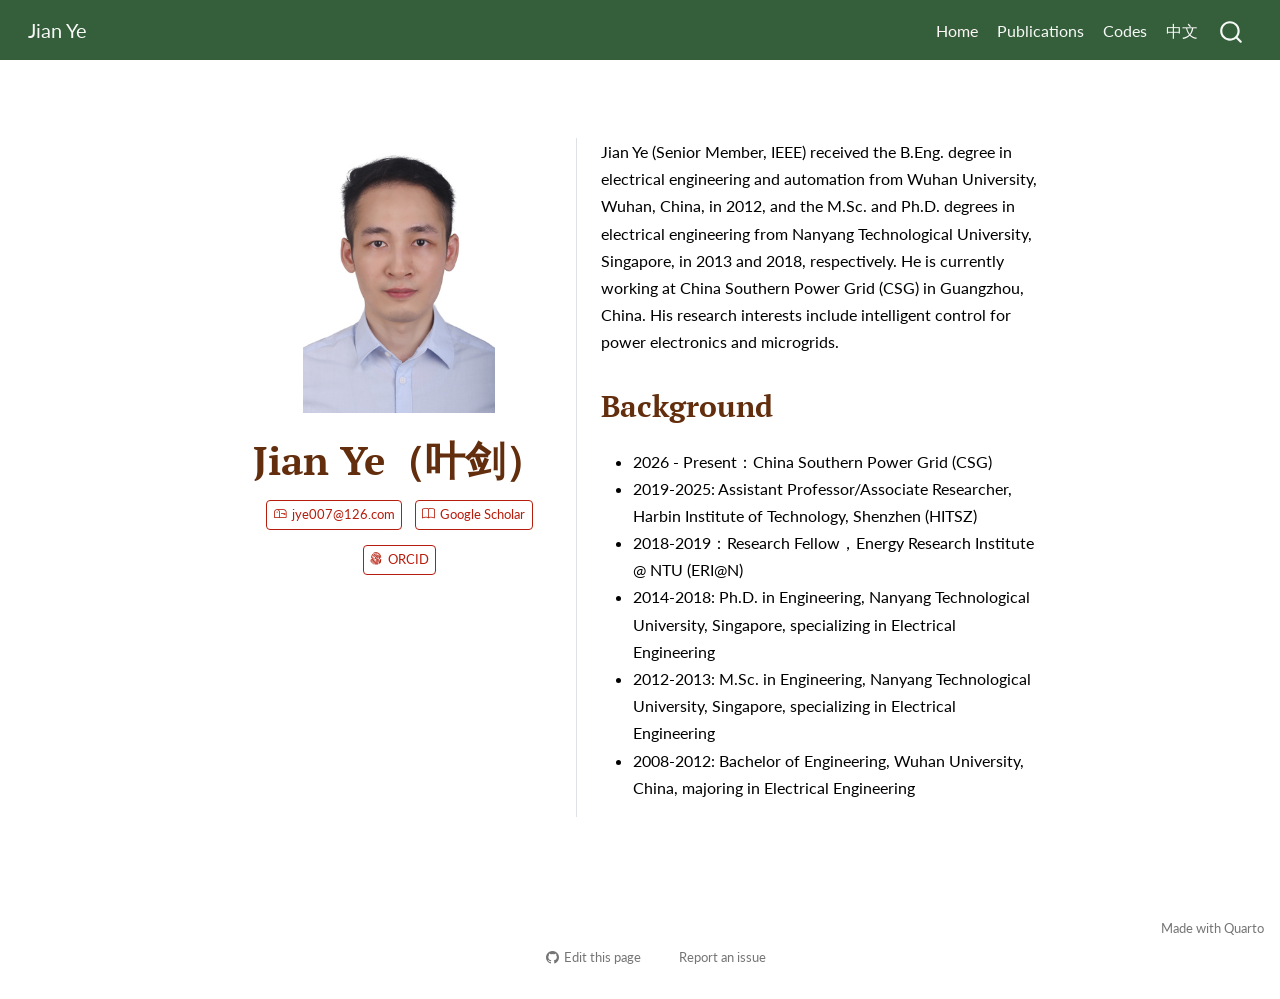
<file: docs/index.html>
<!DOCTYPE html>
<html xmlns="http://www.w3.org/1999/xhtml" lang="en" xml:lang="en"><head>

<meta charset="utf-8">
<meta name="generator" content="quarto-1.8.26">

<meta name="viewport" content="width=device-width, initial-scale=1.0, user-scalable=yes">


<title>Jian Ye（叶剑） – Jian Ye</title>
<style>
code{white-space: pre-wrap;}
span.smallcaps{font-variant: small-caps;}
div.columns{display: flex; gap: min(4vw, 1.5em);}
div.column{flex: auto; overflow-x: auto;}
div.hanging-indent{margin-left: 1.5em; text-indent: -1.5em;}
ul.task-list{list-style: none;}
ul.task-list li input[type="checkbox"] {
  width: 0.8em;
  margin: 0 0.8em 0.2em -1em; /* quarto-specific, see https://github.com/quarto-dev/quarto-cli/issues/4556 */ 
  vertical-align: middle;
}
</style>


<script src="site_libs/quarto-nav/quarto-nav.js"></script>
<script src="site_libs/quarto-nav/headroom.min.js"></script>
<script src="site_libs/clipboard/clipboard.min.js"></script>
<script src="site_libs/quarto-search/autocomplete.umd.js"></script>
<script src="site_libs/quarto-search/fuse.min.js"></script>
<script src="site_libs/quarto-search/quarto-search.js"></script>
<meta name="quarto:offset" content="./">
<link href="./images/favicon.png" rel="icon" type="image/png">
<script src="site_libs/quarto-html/quarto.js" type="module"></script>
<script src="site_libs/quarto-html/tabsets/tabsets.js" type="module"></script>
<script src="site_libs/quarto-html/axe/axe-check.js" type="module"></script>
<script src="site_libs/quarto-html/popper.min.js"></script>
<script src="site_libs/quarto-html/tippy.umd.min.js"></script>
<link href="site_libs/quarto-html/tippy.css" rel="stylesheet">
<link href="site_libs/quarto-html/quarto-syntax-highlighting-2655609e4c4ce2e7dd4199da68fd4791.css" rel="stylesheet" id="quarto-text-highlighting-styles">
<script src="site_libs/bootstrap/bootstrap.min.js"></script>
<link href="site_libs/bootstrap/bootstrap-icons.css" rel="stylesheet">
<link href="site_libs/bootstrap/bootstrap-514b4b19e9d24a72632852b29f151577.min.css" rel="stylesheet" append-hash="true" id="quarto-bootstrap" data-mode="light">
<script id="quarto-search-options" type="application/json">{
  "location": "navbar",
  "copy-button": false,
  "collapse-after": 3,
  "panel-placement": "end",
  "type": "overlay",
  "limit": 50,
  "keyboard-shortcut": [
    "f",
    "/",
    "s"
  ],
  "show-item-context": false,
  "language": {
    "search-no-results-text": "No results",
    "search-matching-documents-text": "matching documents",
    "search-copy-link-title": "Copy link to search",
    "search-hide-matches-text": "Hide additional matches",
    "search-more-match-text": "more match in this document",
    "search-more-matches-text": "more matches in this document",
    "search-clear-button-title": "Clear",
    "search-text-placeholder": "",
    "search-detached-cancel-button-title": "Cancel",
    "search-submit-button-title": "Submit",
    "search-label": "Search"
  }
}</script>
<meta name="google-site-verification" content="AnqQ_Ve4_ZV96Y7eDMbu4ryAHeCvR6laqcmDYhoxFqo">


</head>

<body class="nav-fixed fullcontent quarto-light">

<div id="quarto-search-results"></div>
  <header id="quarto-header" class="headroom fixed-top">
    <nav class="navbar navbar-expand-lg " data-bs-theme="dark">
      <div class="navbar-container container-fluid">
      <div class="navbar-brand-container mx-auto">
    <a class="navbar-brand" href="./index.html">
    <span class="navbar-title">Jian Ye</span>
    </a>
  </div>
            <div id="quarto-search" class="" title="Search"></div>
          <button class="navbar-toggler" type="button" data-bs-toggle="collapse" data-bs-target="#navbarCollapse" aria-controls="navbarCollapse" role="menu" aria-expanded="false" aria-label="Toggle navigation" onclick="if (window.quartoToggleHeadroom) { window.quartoToggleHeadroom(); }">
  <span class="navbar-toggler-icon"></span>
</button>
          <div class="collapse navbar-collapse" id="navbarCollapse">
            <ul class="navbar-nav navbar-nav-scroll ms-auto">
  <li class="nav-item">
    <a class="nav-link active" href="./index.html" aria-current="page"> 
<span class="menu-text">Home</span></a>
  </li>  
  <li class="nav-item">
    <a class="nav-link" href="./publications.html"> 
<span class="menu-text">Publications</span></a>
  </li>  
  <li class="nav-item">
    <a class="nav-link" href="./codes.html"> 
<span class="menu-text">Codes</span></a>
  </li>  
  <li class="nav-item">
    <a class="nav-link" href="./Chinese.html"> 
<span class="menu-text">中文</span></a>
  </li>  
</ul>
          </div> <!-- /navcollapse -->
            <div class="quarto-navbar-tools">
</div>
      </div> <!-- /container-fluid -->
    </nav>
</header>
<!-- content -->
<div id="quarto-content" class="quarto-container page-columns page-rows-contents page-layout-article page-navbar">
<!-- sidebar -->
<!-- margin-sidebar -->
    
<!-- main -->
<main class="content" id="quarto-document-content">




<div class="quarto-about-trestles">
  <div class="about-entity">
    <img src="images/Jian Ye_bio_photo.JPG" class="about-image
  rectangle " style="width: 12em;">
<header id="title-block-header" class="quarto-title-block default">
<div class="quarto-title">
<h1 class="title">Jian Ye（叶剑）</h1>
</div>
<div class="quarto-title-meta">
  </div>
</header>
    <div class="about-links">
  <a href="mailto:jye007@126.com" class="about-link" rel="" target="">
    <i class="bi bi-mailbox"></i>
     <span class="about-link-text">jye007@126.com</span>
  </a>
  <a href="https://scholar.google.com/citations?user=dkkQZlgAAAAJ&amp;hl=zh-CN" class="about-link" rel="noopener" target="_blank">
    <i class="bi bi-book"></i>
     <span class="about-link-text">Google Scholar</span>
  </a>
  <a href="https://orcid.org/my-orcid?orcid=0000-0002-5333-4704" class="about-link" rel="noopener" target="_blank">
    <i class="bi bi-fingerprint"></i>
     <span class="about-link-text">ORCID</span>
  </a>
</div>
  </div>
  <div class="about-contents"><div id="hero-heading">
<p>Jian Ye (Senior Member, IEEE) received the B.Eng. degree in electrical engineering and automation from Wuhan University, Wuhan, China, in 2012, and the M.Sc. and Ph.D.&nbsp;degrees in electrical engineering from Nanyang Technological University, Singapore, in 2013 and 2018, respectively. He is currently working at China Southern Power Grid (CSG) in Guangzhou, China. His research interests include intelligent control for power electronics and microgrids.</p>
<section id="background" class="level2">
<h2 data-anchor-id="background">Background</h2>
<ul>
<li>2026 - Present：China Southern Power Grid (CSG)</li>
<li>2019-2025: Assistant Professor/Associate Researcher, Harbin Institute of Technology, Shenzhen (HITSZ)</li>
<li>2018-2019：Research Fellow，Energy Research Institute @ NTU (ERI@N)</li>
<li>2014-2018: Ph.D.&nbsp;in Engineering, Nanyang Technological University, Singapore, specializing in Electrical Engineering</li>
<li>2012-2013: M.Sc. in Engineering, Nanyang Technological University, Singapore, specializing in Electrical Engineering</li>
<li>2008-2012: Bachelor of Engineering, Wuhan University, China, majoring in Electrical Engineering</li>
</ul>
</section>
</div></div>
</div>





</main> <!-- /main -->
<script id="quarto-html-after-body" type="application/javascript">
  window.document.addEventListener("DOMContentLoaded", function (event) {
    const isCodeAnnotation = (el) => {
      for (const clz of el.classList) {
        if (clz.startsWith('code-annotation-')) {                     
          return true;
        }
      }
      return false;
    }
    const onCopySuccess = function(e) {
      // button target
      const button = e.trigger;
      // don't keep focus
      button.blur();
      // flash "checked"
      button.classList.add('code-copy-button-checked');
      var currentTitle = button.getAttribute("title");
      button.setAttribute("title", "Copied!");
      let tooltip;
      if (window.bootstrap) {
        button.setAttribute("data-bs-toggle", "tooltip");
        button.setAttribute("data-bs-placement", "left");
        button.setAttribute("data-bs-title", "Copied!");
        tooltip = new bootstrap.Tooltip(button, 
          { trigger: "manual", 
            customClass: "code-copy-button-tooltip",
            offset: [0, -8]});
        tooltip.show();    
      }
      setTimeout(function() {
        if (tooltip) {
          tooltip.hide();
          button.removeAttribute("data-bs-title");
          button.removeAttribute("data-bs-toggle");
          button.removeAttribute("data-bs-placement");
        }
        button.setAttribute("title", currentTitle);
        button.classList.remove('code-copy-button-checked');
      }, 1000);
      // clear code selection
      e.clearSelection();
    }
    const getTextToCopy = function(trigger) {
      const outerScaffold = trigger.parentElement.cloneNode(true);
      const codeEl = outerScaffold.querySelector('code');
      for (const childEl of codeEl.children) {
        if (isCodeAnnotation(childEl)) {
          childEl.remove();
        }
      }
      return codeEl.innerText;
    }
    const clipboard = new window.ClipboardJS('.code-copy-button:not([data-in-quarto-modal])', {
      text: getTextToCopy
    });
    clipboard.on('success', onCopySuccess);
    if (window.document.getElementById('quarto-embedded-source-code-modal')) {
      const clipboardModal = new window.ClipboardJS('.code-copy-button[data-in-quarto-modal]', {
        text: getTextToCopy,
        container: window.document.getElementById('quarto-embedded-source-code-modal')
      });
      clipboardModal.on('success', onCopySuccess);
    }
      var localhostRegex = new RegExp(/^(?:http|https):\/\/localhost\:?[0-9]*\//);
      var mailtoRegex = new RegExp(/^mailto:/);
        var filterRegex = new RegExp("https:\/\/yejian007\.github\.io\/");
      var isInternal = (href) => {
          return filterRegex.test(href) || localhostRegex.test(href) || mailtoRegex.test(href);
      }
      // Inspect non-navigation links and adorn them if external
     var links = window.document.querySelectorAll('a[href]:not(.nav-link):not(.navbar-brand):not(.toc-action):not(.sidebar-link):not(.sidebar-item-toggle):not(.pagination-link):not(.no-external):not([aria-hidden]):not(.dropdown-item):not(.quarto-navigation-tool):not(.about-link)');
      for (var i=0; i<links.length; i++) {
        const link = links[i];
        if (!isInternal(link.href)) {
          // undo the damage that might have been done by quarto-nav.js in the case of
          // links that we want to consider external
          if (link.dataset.originalHref !== undefined) {
            link.href = link.dataset.originalHref;
          }
            // target, if specified
            link.setAttribute("target", "_blank");
            if (link.getAttribute("rel") === null) {
              link.setAttribute("rel", "noopener");
            }
        }
      }
    function tippyHover(el, contentFn, onTriggerFn, onUntriggerFn) {
      const config = {
        allowHTML: true,
        maxWidth: 500,
        delay: 100,
        arrow: false,
        appendTo: function(el) {
            return el.parentElement;
        },
        interactive: true,
        interactiveBorder: 10,
        theme: 'quarto',
        placement: 'bottom-start',
      };
      if (contentFn) {
        config.content = contentFn;
      }
      if (onTriggerFn) {
        config.onTrigger = onTriggerFn;
      }
      if (onUntriggerFn) {
        config.onUntrigger = onUntriggerFn;
      }
      window.tippy(el, config); 
    }
    const noterefs = window.document.querySelectorAll('a[role="doc-noteref"]');
    for (var i=0; i<noterefs.length; i++) {
      const ref = noterefs[i];
      tippyHover(ref, function() {
        // use id or data attribute instead here
        let href = ref.getAttribute('data-footnote-href') || ref.getAttribute('href');
        try { href = new URL(href).hash; } catch {}
        const id = href.replace(/^#\/?/, "");
        const note = window.document.getElementById(id);
        if (note) {
          return note.innerHTML;
        } else {
          return "";
        }
      });
    }
    const xrefs = window.document.querySelectorAll('a.quarto-xref');
    const processXRef = (id, note) => {
      // Strip column container classes
      const stripColumnClz = (el) => {
        el.classList.remove("page-full", "page-columns");
        if (el.children) {
          for (const child of el.children) {
            stripColumnClz(child);
          }
        }
      }
      stripColumnClz(note)
      if (id === null || id.startsWith('sec-')) {
        // Special case sections, only their first couple elements
        const container = document.createElement("div");
        if (note.children && note.children.length > 2) {
          container.appendChild(note.children[0].cloneNode(true));
          for (let i = 1; i < note.children.length; i++) {
            const child = note.children[i];
            if (child.tagName === "P" && child.innerText === "") {
              continue;
            } else {
              container.appendChild(child.cloneNode(true));
              break;
            }
          }
          if (window.Quarto?.typesetMath) {
            window.Quarto.typesetMath(container);
          }
          return container.innerHTML
        } else {
          if (window.Quarto?.typesetMath) {
            window.Quarto.typesetMath(note);
          }
          return note.innerHTML;
        }
      } else {
        // Remove any anchor links if they are present
        const anchorLink = note.querySelector('a.anchorjs-link');
        if (anchorLink) {
          anchorLink.remove();
        }
        if (window.Quarto?.typesetMath) {
          window.Quarto.typesetMath(note);
        }
        if (note.classList.contains("callout")) {
          return note.outerHTML;
        } else {
          return note.innerHTML;
        }
      }
    }
    for (var i=0; i<xrefs.length; i++) {
      const xref = xrefs[i];
      tippyHover(xref, undefined, function(instance) {
        instance.disable();
        let url = xref.getAttribute('href');
        let hash = undefined; 
        if (url.startsWith('#')) {
          hash = url;
        } else {
          try { hash = new URL(url).hash; } catch {}
        }
        if (hash) {
          const id = hash.replace(/^#\/?/, "");
          const note = window.document.getElementById(id);
          if (note !== null) {
            try {
              const html = processXRef(id, note.cloneNode(true));
              instance.setContent(html);
            } finally {
              instance.enable();
              instance.show();
            }
          } else {
            // See if we can fetch this
            fetch(url.split('#')[0])
            .then(res => res.text())
            .then(html => {
              const parser = new DOMParser();
              const htmlDoc = parser.parseFromString(html, "text/html");
              const note = htmlDoc.getElementById(id);
              if (note !== null) {
                const html = processXRef(id, note);
                instance.setContent(html);
              } 
            }).finally(() => {
              instance.enable();
              instance.show();
            });
          }
        } else {
          // See if we can fetch a full url (with no hash to target)
          // This is a special case and we should probably do some content thinning / targeting
          fetch(url)
          .then(res => res.text())
          .then(html => {
            const parser = new DOMParser();
            const htmlDoc = parser.parseFromString(html, "text/html");
            const note = htmlDoc.querySelector('main.content');
            if (note !== null) {
              // This should only happen for chapter cross references
              // (since there is no id in the URL)
              // remove the first header
              if (note.children.length > 0 && note.children[0].tagName === "HEADER") {
                note.children[0].remove();
              }
              const html = processXRef(null, note);
              instance.setContent(html);
            } 
          }).finally(() => {
            instance.enable();
            instance.show();
          });
        }
      }, function(instance) {
      });
    }
        let selectedAnnoteEl;
        const selectorForAnnotation = ( cell, annotation) => {
          let cellAttr = 'data-code-cell="' + cell + '"';
          let lineAttr = 'data-code-annotation="' +  annotation + '"';
          const selector = 'span[' + cellAttr + '][' + lineAttr + ']';
          return selector;
        }
        const selectCodeLines = (annoteEl) => {
          const doc = window.document;
          const targetCell = annoteEl.getAttribute("data-target-cell");
          const targetAnnotation = annoteEl.getAttribute("data-target-annotation");
          const annoteSpan = window.document.querySelector(selectorForAnnotation(targetCell, targetAnnotation));
          const lines = annoteSpan.getAttribute("data-code-lines").split(",");
          const lineIds = lines.map((line) => {
            return targetCell + "-" + line;
          })
          let top = null;
          let height = null;
          let parent = null;
          if (lineIds.length > 0) {
              //compute the position of the single el (top and bottom and make a div)
              const el = window.document.getElementById(lineIds[0]);
              top = el.offsetTop;
              height = el.offsetHeight;
              parent = el.parentElement.parentElement;
            if (lineIds.length > 1) {
              const lastEl = window.document.getElementById(lineIds[lineIds.length - 1]);
              const bottom = lastEl.offsetTop + lastEl.offsetHeight;
              height = bottom - top;
            }
            if (top !== null && height !== null && parent !== null) {
              // cook up a div (if necessary) and position it 
              let div = window.document.getElementById("code-annotation-line-highlight");
              if (div === null) {
                div = window.document.createElement("div");
                div.setAttribute("id", "code-annotation-line-highlight");
                div.style.position = 'absolute';
                parent.appendChild(div);
              }
              div.style.top = top - 2 + "px";
              div.style.height = height + 4 + "px";
              div.style.left = 0;
              let gutterDiv = window.document.getElementById("code-annotation-line-highlight-gutter");
              if (gutterDiv === null) {
                gutterDiv = window.document.createElement("div");
                gutterDiv.setAttribute("id", "code-annotation-line-highlight-gutter");
                gutterDiv.style.position = 'absolute';
                const codeCell = window.document.getElementById(targetCell);
                const gutter = codeCell.querySelector('.code-annotation-gutter');
                gutter.appendChild(gutterDiv);
              }
              gutterDiv.style.top = top - 2 + "px";
              gutterDiv.style.height = height + 4 + "px";
            }
            selectedAnnoteEl = annoteEl;
          }
        };
        const unselectCodeLines = () => {
          const elementsIds = ["code-annotation-line-highlight", "code-annotation-line-highlight-gutter"];
          elementsIds.forEach((elId) => {
            const div = window.document.getElementById(elId);
            if (div) {
              div.remove();
            }
          });
          selectedAnnoteEl = undefined;
        };
          // Handle positioning of the toggle
      window.addEventListener(
        "resize",
        throttle(() => {
          elRect = undefined;
          if (selectedAnnoteEl) {
            selectCodeLines(selectedAnnoteEl);
          }
        }, 10)
      );
      function throttle(fn, ms) {
      let throttle = false;
      let timer;
        return (...args) => {
          if(!throttle) { // first call gets through
              fn.apply(this, args);
              throttle = true;
          } else { // all the others get throttled
              if(timer) clearTimeout(timer); // cancel #2
              timer = setTimeout(() => {
                fn.apply(this, args);
                timer = throttle = false;
              }, ms);
          }
        };
      }
        // Attach click handler to the DT
        const annoteDls = window.document.querySelectorAll('dt[data-target-cell]');
        for (const annoteDlNode of annoteDls) {
          annoteDlNode.addEventListener('click', (event) => {
            const clickedEl = event.target;
            if (clickedEl !== selectedAnnoteEl) {
              unselectCodeLines();
              const activeEl = window.document.querySelector('dt[data-target-cell].code-annotation-active');
              if (activeEl) {
                activeEl.classList.remove('code-annotation-active');
              }
              selectCodeLines(clickedEl);
              clickedEl.classList.add('code-annotation-active');
            } else {
              // Unselect the line
              unselectCodeLines();
              clickedEl.classList.remove('code-annotation-active');
            }
          });
        }
    const findCites = (el) => {
      const parentEl = el.parentElement;
      if (parentEl) {
        const cites = parentEl.dataset.cites;
        if (cites) {
          return {
            el,
            cites: cites.split(' ')
          };
        } else {
          return findCites(el.parentElement)
        }
      } else {
        return undefined;
      }
    };
    var bibliorefs = window.document.querySelectorAll('a[role="doc-biblioref"]');
    for (var i=0; i<bibliorefs.length; i++) {
      const ref = bibliorefs[i];
      const citeInfo = findCites(ref);
      if (citeInfo) {
        tippyHover(citeInfo.el, function() {
          var popup = window.document.createElement('div');
          citeInfo.cites.forEach(function(cite) {
            var citeDiv = window.document.createElement('div');
            citeDiv.classList.add('hanging-indent');
            citeDiv.classList.add('csl-entry');
            var biblioDiv = window.document.getElementById('ref-' + cite);
            if (biblioDiv) {
              citeDiv.innerHTML = biblioDiv.innerHTML;
            }
            popup.appendChild(citeDiv);
          });
          return popup.innerHTML;
        });
      }
    }
  });
  </script>
</div> <!-- /content -->
<footer class="footer">
  <div class="nav-footer">
    <div class="nav-footer-left">
<p><a href=""></a><br></p>
</div>   
    <div class="nav-footer-center">
      &nbsp;
    <div class="toc-actions"><ul><li><a href="https://github.com/yejian007/yejian007.github.io/edit/main/index.qmd" class="toc-action"><i class="bi bi-github"></i>Edit this page</a></li><li><a href="https://github.com/yejian007/yejian007.github.io/issues/new" class="toc-action"><i class="bi empty"></i>Report an issue</a></li></ul></div></div>
    <div class="nav-footer-right">
<p>Made with <a href="https://quarto.org/">Quarto</a><br></p>
</div>
  </div>
</footer>




</body></html>
</file>
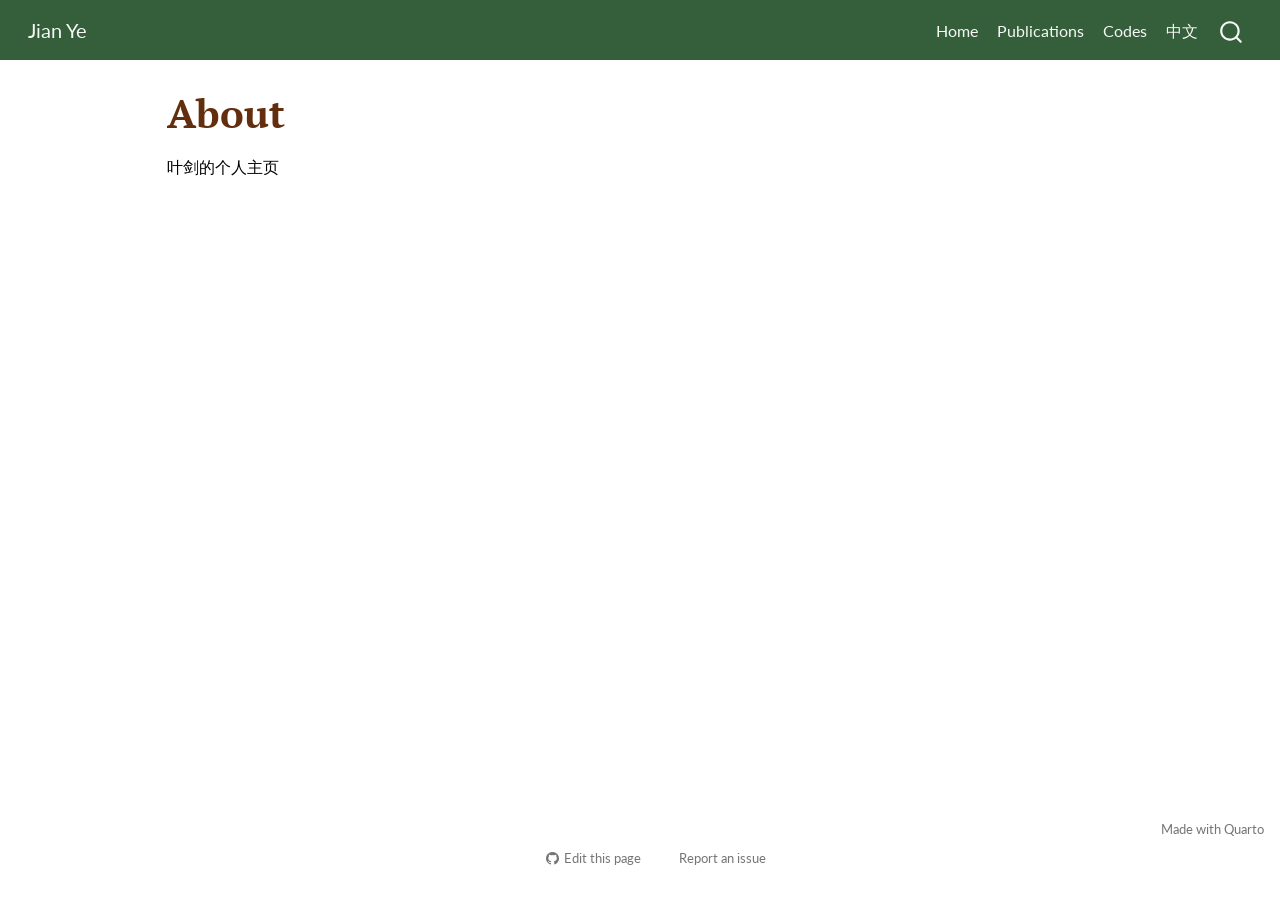
<file: docs/about.html>
<!DOCTYPE html>
<html xmlns="http://www.w3.org/1999/xhtml" lang="en" xml:lang="en"><head>

<meta charset="utf-8">
<meta name="generator" content="quarto-1.8.26">

<meta name="viewport" content="width=device-width, initial-scale=1.0, user-scalable=yes">


<title>About – Jian Ye</title>
<style>
code{white-space: pre-wrap;}
span.smallcaps{font-variant: small-caps;}
div.columns{display: flex; gap: min(4vw, 1.5em);}
div.column{flex: auto; overflow-x: auto;}
div.hanging-indent{margin-left: 1.5em; text-indent: -1.5em;}
ul.task-list{list-style: none;}
ul.task-list li input[type="checkbox"] {
  width: 0.8em;
  margin: 0 0.8em 0.2em -1em; /* quarto-specific, see https://github.com/quarto-dev/quarto-cli/issues/4556 */ 
  vertical-align: middle;
}
</style>


<script src="site_libs/quarto-nav/quarto-nav.js"></script>
<script src="site_libs/quarto-nav/headroom.min.js"></script>
<script src="site_libs/clipboard/clipboard.min.js"></script>
<script src="site_libs/quarto-search/autocomplete.umd.js"></script>
<script src="site_libs/quarto-search/fuse.min.js"></script>
<script src="site_libs/quarto-search/quarto-search.js"></script>
<meta name="quarto:offset" content="./">
<link href="./images/favicon.png" rel="icon" type="image/png">
<script src="site_libs/quarto-html/quarto.js" type="module"></script>
<script src="site_libs/quarto-html/tabsets/tabsets.js" type="module"></script>
<script src="site_libs/quarto-html/axe/axe-check.js" type="module"></script>
<script src="site_libs/quarto-html/popper.min.js"></script>
<script src="site_libs/quarto-html/tippy.umd.min.js"></script>
<script src="site_libs/quarto-html/anchor.min.js"></script>
<link href="site_libs/quarto-html/tippy.css" rel="stylesheet">
<link href="site_libs/quarto-html/quarto-syntax-highlighting-2655609e4c4ce2e7dd4199da68fd4791.css" rel="stylesheet" id="quarto-text-highlighting-styles">
<script src="site_libs/bootstrap/bootstrap.min.js"></script>
<link href="site_libs/bootstrap/bootstrap-icons.css" rel="stylesheet">
<link href="site_libs/bootstrap/bootstrap-514b4b19e9d24a72632852b29f151577.min.css" rel="stylesheet" append-hash="true" id="quarto-bootstrap" data-mode="light">
<script id="quarto-search-options" type="application/json">{
  "location": "navbar",
  "copy-button": false,
  "collapse-after": 3,
  "panel-placement": "end",
  "type": "overlay",
  "limit": 50,
  "keyboard-shortcut": [
    "f",
    "/",
    "s"
  ],
  "show-item-context": false,
  "language": {
    "search-no-results-text": "No results",
    "search-matching-documents-text": "matching documents",
    "search-copy-link-title": "Copy link to search",
    "search-hide-matches-text": "Hide additional matches",
    "search-more-match-text": "more match in this document",
    "search-more-matches-text": "more matches in this document",
    "search-clear-button-title": "Clear",
    "search-text-placeholder": "",
    "search-detached-cancel-button-title": "Cancel",
    "search-submit-button-title": "Submit",
    "search-label": "Search"
  }
}</script>
<meta name="google-site-verification" content="AnqQ_Ve4_ZV96Y7eDMbu4ryAHeCvR6laqcmDYhoxFqo">


</head>

<body class="nav-fixed quarto-light">

<div id="quarto-search-results"></div>
  <header id="quarto-header" class="headroom fixed-top">
    <nav class="navbar navbar-expand-lg " data-bs-theme="dark">
      <div class="navbar-container container-fluid">
      <div class="navbar-brand-container mx-auto">
    <a class="navbar-brand" href="./index.html">
    <span class="navbar-title">Jian Ye</span>
    </a>
  </div>
            <div id="quarto-search" class="" title="Search"></div>
          <button class="navbar-toggler" type="button" data-bs-toggle="collapse" data-bs-target="#navbarCollapse" aria-controls="navbarCollapse" role="menu" aria-expanded="false" aria-label="Toggle navigation" onclick="if (window.quartoToggleHeadroom) { window.quartoToggleHeadroom(); }">
  <span class="navbar-toggler-icon"></span>
</button>
          <div class="collapse navbar-collapse" id="navbarCollapse">
            <ul class="navbar-nav navbar-nav-scroll ms-auto">
  <li class="nav-item">
    <a class="nav-link" href="./index.html"> 
<span class="menu-text">Home</span></a>
  </li>  
  <li class="nav-item">
    <a class="nav-link" href="./publications.html"> 
<span class="menu-text">Publications</span></a>
  </li>  
  <li class="nav-item">
    <a class="nav-link" href="./codes.html"> 
<span class="menu-text">Codes</span></a>
  </li>  
  <li class="nav-item">
    <a class="nav-link" href="./Chinese.html"> 
<span class="menu-text">中文</span></a>
  </li>  
</ul>
          </div> <!-- /navcollapse -->
            <div class="quarto-navbar-tools">
</div>
      </div> <!-- /container-fluid -->
    </nav>
</header>
<!-- content -->
<div id="quarto-content" class="quarto-container page-columns page-rows-contents page-layout-article page-navbar">
<!-- sidebar -->
<!-- margin-sidebar -->
    <div id="quarto-margin-sidebar" class="sidebar margin-sidebar zindex-bottom">
        
    </div>
<!-- main -->
<main class="content" id="quarto-document-content">

<header id="title-block-header" class="quarto-title-block default">
<div class="quarto-title">
<h1 class="title">About</h1>
</div>



<div class="quarto-title-meta">

    
  
    
  </div>
  


</header>


<p>叶剑的个人主页</p>



</main> <!-- /main -->
<script id="quarto-html-after-body" type="application/javascript">
  window.document.addEventListener("DOMContentLoaded", function (event) {
    const icon = "";
    const anchorJS = new window.AnchorJS();
    anchorJS.options = {
      placement: 'right',
      icon: icon
    };
    anchorJS.add('.anchored');
    const isCodeAnnotation = (el) => {
      for (const clz of el.classList) {
        if (clz.startsWith('code-annotation-')) {                     
          return true;
        }
      }
      return false;
    }
    const onCopySuccess = function(e) {
      // button target
      const button = e.trigger;
      // don't keep focus
      button.blur();
      // flash "checked"
      button.classList.add('code-copy-button-checked');
      var currentTitle = button.getAttribute("title");
      button.setAttribute("title", "Copied!");
      let tooltip;
      if (window.bootstrap) {
        button.setAttribute("data-bs-toggle", "tooltip");
        button.setAttribute("data-bs-placement", "left");
        button.setAttribute("data-bs-title", "Copied!");
        tooltip = new bootstrap.Tooltip(button, 
          { trigger: "manual", 
            customClass: "code-copy-button-tooltip",
            offset: [0, -8]});
        tooltip.show();    
      }
      setTimeout(function() {
        if (tooltip) {
          tooltip.hide();
          button.removeAttribute("data-bs-title");
          button.removeAttribute("data-bs-toggle");
          button.removeAttribute("data-bs-placement");
        }
        button.setAttribute("title", currentTitle);
        button.classList.remove('code-copy-button-checked');
      }, 1000);
      // clear code selection
      e.clearSelection();
    }
    const getTextToCopy = function(trigger) {
      const outerScaffold = trigger.parentElement.cloneNode(true);
      const codeEl = outerScaffold.querySelector('code');
      for (const childEl of codeEl.children) {
        if (isCodeAnnotation(childEl)) {
          childEl.remove();
        }
      }
      return codeEl.innerText;
    }
    const clipboard = new window.ClipboardJS('.code-copy-button:not([data-in-quarto-modal])', {
      text: getTextToCopy
    });
    clipboard.on('success', onCopySuccess);
    if (window.document.getElementById('quarto-embedded-source-code-modal')) {
      const clipboardModal = new window.ClipboardJS('.code-copy-button[data-in-quarto-modal]', {
        text: getTextToCopy,
        container: window.document.getElementById('quarto-embedded-source-code-modal')
      });
      clipboardModal.on('success', onCopySuccess);
    }
      var localhostRegex = new RegExp(/^(?:http|https):\/\/localhost\:?[0-9]*\//);
      var mailtoRegex = new RegExp(/^mailto:/);
        var filterRegex = new RegExp("https:\/\/yejian007\.github\.io\/");
      var isInternal = (href) => {
          return filterRegex.test(href) || localhostRegex.test(href) || mailtoRegex.test(href);
      }
      // Inspect non-navigation links and adorn them if external
     var links = window.document.querySelectorAll('a[href]:not(.nav-link):not(.navbar-brand):not(.toc-action):not(.sidebar-link):not(.sidebar-item-toggle):not(.pagination-link):not(.no-external):not([aria-hidden]):not(.dropdown-item):not(.quarto-navigation-tool):not(.about-link)');
      for (var i=0; i<links.length; i++) {
        const link = links[i];
        if (!isInternal(link.href)) {
          // undo the damage that might have been done by quarto-nav.js in the case of
          // links that we want to consider external
          if (link.dataset.originalHref !== undefined) {
            link.href = link.dataset.originalHref;
          }
            // target, if specified
            link.setAttribute("target", "_blank");
            if (link.getAttribute("rel") === null) {
              link.setAttribute("rel", "noopener");
            }
        }
      }
    function tippyHover(el, contentFn, onTriggerFn, onUntriggerFn) {
      const config = {
        allowHTML: true,
        maxWidth: 500,
        delay: 100,
        arrow: false,
        appendTo: function(el) {
            return el.parentElement;
        },
        interactive: true,
        interactiveBorder: 10,
        theme: 'quarto',
        placement: 'bottom-start',
      };
      if (contentFn) {
        config.content = contentFn;
      }
      if (onTriggerFn) {
        config.onTrigger = onTriggerFn;
      }
      if (onUntriggerFn) {
        config.onUntrigger = onUntriggerFn;
      }
      window.tippy(el, config); 
    }
    const noterefs = window.document.querySelectorAll('a[role="doc-noteref"]');
    for (var i=0; i<noterefs.length; i++) {
      const ref = noterefs[i];
      tippyHover(ref, function() {
        // use id or data attribute instead here
        let href = ref.getAttribute('data-footnote-href') || ref.getAttribute('href');
        try { href = new URL(href).hash; } catch {}
        const id = href.replace(/^#\/?/, "");
        const note = window.document.getElementById(id);
        if (note) {
          return note.innerHTML;
        } else {
          return "";
        }
      });
    }
    const xrefs = window.document.querySelectorAll('a.quarto-xref');
    const processXRef = (id, note) => {
      // Strip column container classes
      const stripColumnClz = (el) => {
        el.classList.remove("page-full", "page-columns");
        if (el.children) {
          for (const child of el.children) {
            stripColumnClz(child);
          }
        }
      }
      stripColumnClz(note)
      if (id === null || id.startsWith('sec-')) {
        // Special case sections, only their first couple elements
        const container = document.createElement("div");
        if (note.children && note.children.length > 2) {
          container.appendChild(note.children[0].cloneNode(true));
          for (let i = 1; i < note.children.length; i++) {
            const child = note.children[i];
            if (child.tagName === "P" && child.innerText === "") {
              continue;
            } else {
              container.appendChild(child.cloneNode(true));
              break;
            }
          }
          if (window.Quarto?.typesetMath) {
            window.Quarto.typesetMath(container);
          }
          return container.innerHTML
        } else {
          if (window.Quarto?.typesetMath) {
            window.Quarto.typesetMath(note);
          }
          return note.innerHTML;
        }
      } else {
        // Remove any anchor links if they are present
        const anchorLink = note.querySelector('a.anchorjs-link');
        if (anchorLink) {
          anchorLink.remove();
        }
        if (window.Quarto?.typesetMath) {
          window.Quarto.typesetMath(note);
        }
        if (note.classList.contains("callout")) {
          return note.outerHTML;
        } else {
          return note.innerHTML;
        }
      }
    }
    for (var i=0; i<xrefs.length; i++) {
      const xref = xrefs[i];
      tippyHover(xref, undefined, function(instance) {
        instance.disable();
        let url = xref.getAttribute('href');
        let hash = undefined; 
        if (url.startsWith('#')) {
          hash = url;
        } else {
          try { hash = new URL(url).hash; } catch {}
        }
        if (hash) {
          const id = hash.replace(/^#\/?/, "");
          const note = window.document.getElementById(id);
          if (note !== null) {
            try {
              const html = processXRef(id, note.cloneNode(true));
              instance.setContent(html);
            } finally {
              instance.enable();
              instance.show();
            }
          } else {
            // See if we can fetch this
            fetch(url.split('#')[0])
            .then(res => res.text())
            .then(html => {
              const parser = new DOMParser();
              const htmlDoc = parser.parseFromString(html, "text/html");
              const note = htmlDoc.getElementById(id);
              if (note !== null) {
                const html = processXRef(id, note);
                instance.setContent(html);
              } 
            }).finally(() => {
              instance.enable();
              instance.show();
            });
          }
        } else {
          // See if we can fetch a full url (with no hash to target)
          // This is a special case and we should probably do some content thinning / targeting
          fetch(url)
          .then(res => res.text())
          .then(html => {
            const parser = new DOMParser();
            const htmlDoc = parser.parseFromString(html, "text/html");
            const note = htmlDoc.querySelector('main.content');
            if (note !== null) {
              // This should only happen for chapter cross references
              // (since there is no id in the URL)
              // remove the first header
              if (note.children.length > 0 && note.children[0].tagName === "HEADER") {
                note.children[0].remove();
              }
              const html = processXRef(null, note);
              instance.setContent(html);
            } 
          }).finally(() => {
            instance.enable();
            instance.show();
          });
        }
      }, function(instance) {
      });
    }
        let selectedAnnoteEl;
        const selectorForAnnotation = ( cell, annotation) => {
          let cellAttr = 'data-code-cell="' + cell + '"';
          let lineAttr = 'data-code-annotation="' +  annotation + '"';
          const selector = 'span[' + cellAttr + '][' + lineAttr + ']';
          return selector;
        }
        const selectCodeLines = (annoteEl) => {
          const doc = window.document;
          const targetCell = annoteEl.getAttribute("data-target-cell");
          const targetAnnotation = annoteEl.getAttribute("data-target-annotation");
          const annoteSpan = window.document.querySelector(selectorForAnnotation(targetCell, targetAnnotation));
          const lines = annoteSpan.getAttribute("data-code-lines").split(",");
          const lineIds = lines.map((line) => {
            return targetCell + "-" + line;
          })
          let top = null;
          let height = null;
          let parent = null;
          if (lineIds.length > 0) {
              //compute the position of the single el (top and bottom and make a div)
              const el = window.document.getElementById(lineIds[0]);
              top = el.offsetTop;
              height = el.offsetHeight;
              parent = el.parentElement.parentElement;
            if (lineIds.length > 1) {
              const lastEl = window.document.getElementById(lineIds[lineIds.length - 1]);
              const bottom = lastEl.offsetTop + lastEl.offsetHeight;
              height = bottom - top;
            }
            if (top !== null && height !== null && parent !== null) {
              // cook up a div (if necessary) and position it 
              let div = window.document.getElementById("code-annotation-line-highlight");
              if (div === null) {
                div = window.document.createElement("div");
                div.setAttribute("id", "code-annotation-line-highlight");
                div.style.position = 'absolute';
                parent.appendChild(div);
              }
              div.style.top = top - 2 + "px";
              div.style.height = height + 4 + "px";
              div.style.left = 0;
              let gutterDiv = window.document.getElementById("code-annotation-line-highlight-gutter");
              if (gutterDiv === null) {
                gutterDiv = window.document.createElement("div");
                gutterDiv.setAttribute("id", "code-annotation-line-highlight-gutter");
                gutterDiv.style.position = 'absolute';
                const codeCell = window.document.getElementById(targetCell);
                const gutter = codeCell.querySelector('.code-annotation-gutter');
                gutter.appendChild(gutterDiv);
              }
              gutterDiv.style.top = top - 2 + "px";
              gutterDiv.style.height = height + 4 + "px";
            }
            selectedAnnoteEl = annoteEl;
          }
        };
        const unselectCodeLines = () => {
          const elementsIds = ["code-annotation-line-highlight", "code-annotation-line-highlight-gutter"];
          elementsIds.forEach((elId) => {
            const div = window.document.getElementById(elId);
            if (div) {
              div.remove();
            }
          });
          selectedAnnoteEl = undefined;
        };
          // Handle positioning of the toggle
      window.addEventListener(
        "resize",
        throttle(() => {
          elRect = undefined;
          if (selectedAnnoteEl) {
            selectCodeLines(selectedAnnoteEl);
          }
        }, 10)
      );
      function throttle(fn, ms) {
      let throttle = false;
      let timer;
        return (...args) => {
          if(!throttle) { // first call gets through
              fn.apply(this, args);
              throttle = true;
          } else { // all the others get throttled
              if(timer) clearTimeout(timer); // cancel #2
              timer = setTimeout(() => {
                fn.apply(this, args);
                timer = throttle = false;
              }, ms);
          }
        };
      }
        // Attach click handler to the DT
        const annoteDls = window.document.querySelectorAll('dt[data-target-cell]');
        for (const annoteDlNode of annoteDls) {
          annoteDlNode.addEventListener('click', (event) => {
            const clickedEl = event.target;
            if (clickedEl !== selectedAnnoteEl) {
              unselectCodeLines();
              const activeEl = window.document.querySelector('dt[data-target-cell].code-annotation-active');
              if (activeEl) {
                activeEl.classList.remove('code-annotation-active');
              }
              selectCodeLines(clickedEl);
              clickedEl.classList.add('code-annotation-active');
            } else {
              // Unselect the line
              unselectCodeLines();
              clickedEl.classList.remove('code-annotation-active');
            }
          });
        }
    const findCites = (el) => {
      const parentEl = el.parentElement;
      if (parentEl) {
        const cites = parentEl.dataset.cites;
        if (cites) {
          return {
            el,
            cites: cites.split(' ')
          };
        } else {
          return findCites(el.parentElement)
        }
      } else {
        return undefined;
      }
    };
    var bibliorefs = window.document.querySelectorAll('a[role="doc-biblioref"]');
    for (var i=0; i<bibliorefs.length; i++) {
      const ref = bibliorefs[i];
      const citeInfo = findCites(ref);
      if (citeInfo) {
        tippyHover(citeInfo.el, function() {
          var popup = window.document.createElement('div');
          citeInfo.cites.forEach(function(cite) {
            var citeDiv = window.document.createElement('div');
            citeDiv.classList.add('hanging-indent');
            citeDiv.classList.add('csl-entry');
            var biblioDiv = window.document.getElementById('ref-' + cite);
            if (biblioDiv) {
              citeDiv.innerHTML = biblioDiv.innerHTML;
            }
            popup.appendChild(citeDiv);
          });
          return popup.innerHTML;
        });
      }
    }
  });
  </script>
</div> <!-- /content -->
<footer class="footer">
  <div class="nav-footer">
    <div class="nav-footer-left">
<p><a href=""></a><br></p>
</div>   
    <div class="nav-footer-center">
      &nbsp;
    <div class="toc-actions"><ul><li><a href="https://github.com/yejian007/yejian007.github.io/edit/main/about.qmd" class="toc-action"><i class="bi bi-github"></i>Edit this page</a></li><li><a href="https://github.com/yejian007/yejian007.github.io/issues/new" class="toc-action"><i class="bi empty"></i>Report an issue</a></li></ul></div></div>
    <div class="nav-footer-right">
<p>Made with <a href="https://quarto.org/">Quarto</a><br></p>
</div>
  </div>
</footer>




</body></html>
</file>
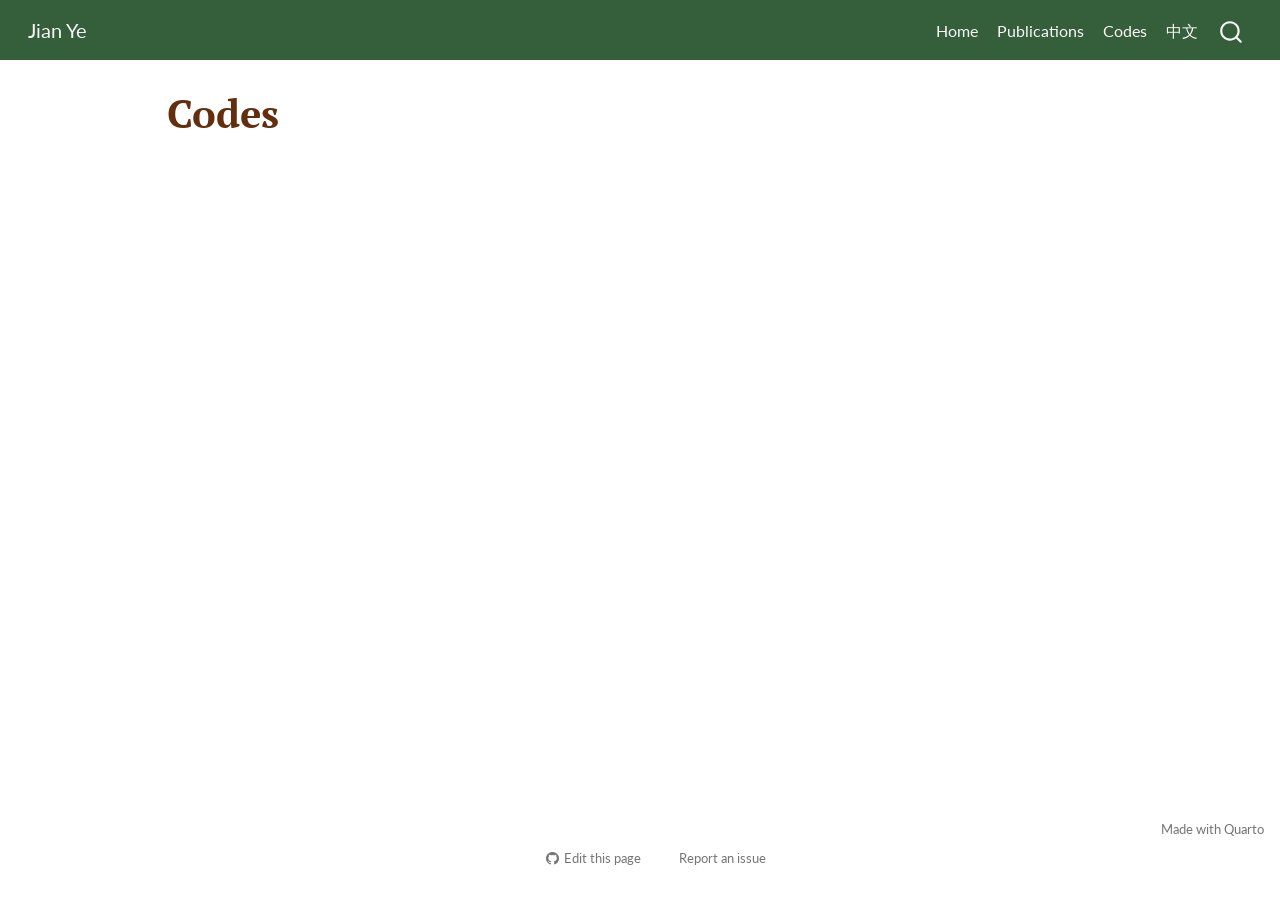
<file: docs/codes.html>
<!DOCTYPE html>
<html xmlns="http://www.w3.org/1999/xhtml" lang="en" xml:lang="en"><head>

<meta charset="utf-8">
<meta name="generator" content="quarto-1.8.26">

<meta name="viewport" content="width=device-width, initial-scale=1.0, user-scalable=yes">


<title>Codes – Jian Ye</title>
<style>
code{white-space: pre-wrap;}
span.smallcaps{font-variant: small-caps;}
div.columns{display: flex; gap: min(4vw, 1.5em);}
div.column{flex: auto; overflow-x: auto;}
div.hanging-indent{margin-left: 1.5em; text-indent: -1.5em;}
ul.task-list{list-style: none;}
ul.task-list li input[type="checkbox"] {
  width: 0.8em;
  margin: 0 0.8em 0.2em -1em; /* quarto-specific, see https://github.com/quarto-dev/quarto-cli/issues/4556 */ 
  vertical-align: middle;
}
</style>


<script src="site_libs/quarto-nav/quarto-nav.js"></script>
<script src="site_libs/quarto-nav/headroom.min.js"></script>
<script src="site_libs/clipboard/clipboard.min.js"></script>
<script src="site_libs/quarto-search/autocomplete.umd.js"></script>
<script src="site_libs/quarto-search/fuse.min.js"></script>
<script src="site_libs/quarto-search/quarto-search.js"></script>
<meta name="quarto:offset" content="./">
<link href="./images/favicon.png" rel="icon" type="image/png">
<script src="site_libs/quarto-html/quarto.js" type="module"></script>
<script src="site_libs/quarto-html/tabsets/tabsets.js" type="module"></script>
<script src="site_libs/quarto-html/axe/axe-check.js" type="module"></script>
<script src="site_libs/quarto-html/popper.min.js"></script>
<script src="site_libs/quarto-html/tippy.umd.min.js"></script>
<script src="site_libs/quarto-html/anchor.min.js"></script>
<link href="site_libs/quarto-html/tippy.css" rel="stylesheet">
<link href="site_libs/quarto-html/quarto-syntax-highlighting-2655609e4c4ce2e7dd4199da68fd4791.css" rel="stylesheet" id="quarto-text-highlighting-styles">
<script src="site_libs/bootstrap/bootstrap.min.js"></script>
<link href="site_libs/bootstrap/bootstrap-icons.css" rel="stylesheet">
<link href="site_libs/bootstrap/bootstrap-514b4b19e9d24a72632852b29f151577.min.css" rel="stylesheet" append-hash="true" id="quarto-bootstrap" data-mode="light">
<script id="quarto-search-options" type="application/json">{
  "location": "navbar",
  "copy-button": false,
  "collapse-after": 3,
  "panel-placement": "end",
  "type": "overlay",
  "limit": 50,
  "keyboard-shortcut": [
    "f",
    "/",
    "s"
  ],
  "show-item-context": false,
  "language": {
    "search-no-results-text": "No results",
    "search-matching-documents-text": "matching documents",
    "search-copy-link-title": "Copy link to search",
    "search-hide-matches-text": "Hide additional matches",
    "search-more-match-text": "more match in this document",
    "search-more-matches-text": "more matches in this document",
    "search-clear-button-title": "Clear",
    "search-text-placeholder": "",
    "search-detached-cancel-button-title": "Cancel",
    "search-submit-button-title": "Submit",
    "search-label": "Search"
  }
}</script>
<meta name="google-site-verification" content="AnqQ_Ve4_ZV96Y7eDMbu4ryAHeCvR6laqcmDYhoxFqo">


</head>

<body class="nav-fixed quarto-light">

<div id="quarto-search-results"></div>
  <header id="quarto-header" class="headroom fixed-top">
    <nav class="navbar navbar-expand-lg " data-bs-theme="dark">
      <div class="navbar-container container-fluid">
      <div class="navbar-brand-container mx-auto">
    <a class="navbar-brand" href="./index.html">
    <span class="navbar-title">Jian Ye</span>
    </a>
  </div>
            <div id="quarto-search" class="" title="Search"></div>
          <button class="navbar-toggler" type="button" data-bs-toggle="collapse" data-bs-target="#navbarCollapse" aria-controls="navbarCollapse" role="menu" aria-expanded="false" aria-label="Toggle navigation" onclick="if (window.quartoToggleHeadroom) { window.quartoToggleHeadroom(); }">
  <span class="navbar-toggler-icon"></span>
</button>
          <div class="collapse navbar-collapse" id="navbarCollapse">
            <ul class="navbar-nav navbar-nav-scroll ms-auto">
  <li class="nav-item">
    <a class="nav-link" href="./index.html"> 
<span class="menu-text">Home</span></a>
  </li>  
  <li class="nav-item">
    <a class="nav-link" href="./publications.html"> 
<span class="menu-text">Publications</span></a>
  </li>  
  <li class="nav-item">
    <a class="nav-link active" href="./codes.html" aria-current="page"> 
<span class="menu-text">Codes</span></a>
  </li>  
  <li class="nav-item">
    <a class="nav-link" href="./Chinese.html"> 
<span class="menu-text">中文</span></a>
  </li>  
</ul>
          </div> <!-- /navcollapse -->
            <div class="quarto-navbar-tools">
</div>
      </div> <!-- /container-fluid -->
    </nav>
</header>
<!-- content -->
<div id="quarto-content" class="quarto-container page-columns page-rows-contents page-layout-article page-navbar">
<!-- sidebar -->
<!-- margin-sidebar -->
    <div id="quarto-margin-sidebar" class="sidebar margin-sidebar zindex-bottom">
        
    </div>
<!-- main -->
<main class="content" id="quarto-document-content">

<header id="title-block-header" class="quarto-title-block default">
<div class="quarto-title">
<h1 class="title">Codes</h1>
</div>



<div class="quarto-title-meta">

    
  
    
  </div>
  


</header>





</main> <!-- /main -->
<script id="quarto-html-after-body" type="application/javascript">
  window.document.addEventListener("DOMContentLoaded", function (event) {
    const icon = "";
    const anchorJS = new window.AnchorJS();
    anchorJS.options = {
      placement: 'right',
      icon: icon
    };
    anchorJS.add('.anchored');
    const isCodeAnnotation = (el) => {
      for (const clz of el.classList) {
        if (clz.startsWith('code-annotation-')) {                     
          return true;
        }
      }
      return false;
    }
    const onCopySuccess = function(e) {
      // button target
      const button = e.trigger;
      // don't keep focus
      button.blur();
      // flash "checked"
      button.classList.add('code-copy-button-checked');
      var currentTitle = button.getAttribute("title");
      button.setAttribute("title", "Copied!");
      let tooltip;
      if (window.bootstrap) {
        button.setAttribute("data-bs-toggle", "tooltip");
        button.setAttribute("data-bs-placement", "left");
        button.setAttribute("data-bs-title", "Copied!");
        tooltip = new bootstrap.Tooltip(button, 
          { trigger: "manual", 
            customClass: "code-copy-button-tooltip",
            offset: [0, -8]});
        tooltip.show();    
      }
      setTimeout(function() {
        if (tooltip) {
          tooltip.hide();
          button.removeAttribute("data-bs-title");
          button.removeAttribute("data-bs-toggle");
          button.removeAttribute("data-bs-placement");
        }
        button.setAttribute("title", currentTitle);
        button.classList.remove('code-copy-button-checked');
      }, 1000);
      // clear code selection
      e.clearSelection();
    }
    const getTextToCopy = function(trigger) {
      const outerScaffold = trigger.parentElement.cloneNode(true);
      const codeEl = outerScaffold.querySelector('code');
      for (const childEl of codeEl.children) {
        if (isCodeAnnotation(childEl)) {
          childEl.remove();
        }
      }
      return codeEl.innerText;
    }
    const clipboard = new window.ClipboardJS('.code-copy-button:not([data-in-quarto-modal])', {
      text: getTextToCopy
    });
    clipboard.on('success', onCopySuccess);
    if (window.document.getElementById('quarto-embedded-source-code-modal')) {
      const clipboardModal = new window.ClipboardJS('.code-copy-button[data-in-quarto-modal]', {
        text: getTextToCopy,
        container: window.document.getElementById('quarto-embedded-source-code-modal')
      });
      clipboardModal.on('success', onCopySuccess);
    }
      var localhostRegex = new RegExp(/^(?:http|https):\/\/localhost\:?[0-9]*\//);
      var mailtoRegex = new RegExp(/^mailto:/);
        var filterRegex = new RegExp("https:\/\/yejian007\.github\.io\/");
      var isInternal = (href) => {
          return filterRegex.test(href) || localhostRegex.test(href) || mailtoRegex.test(href);
      }
      // Inspect non-navigation links and adorn them if external
     var links = window.document.querySelectorAll('a[href]:not(.nav-link):not(.navbar-brand):not(.toc-action):not(.sidebar-link):not(.sidebar-item-toggle):not(.pagination-link):not(.no-external):not([aria-hidden]):not(.dropdown-item):not(.quarto-navigation-tool):not(.about-link)');
      for (var i=0; i<links.length; i++) {
        const link = links[i];
        if (!isInternal(link.href)) {
          // undo the damage that might have been done by quarto-nav.js in the case of
          // links that we want to consider external
          if (link.dataset.originalHref !== undefined) {
            link.href = link.dataset.originalHref;
          }
            // target, if specified
            link.setAttribute("target", "_blank");
            if (link.getAttribute("rel") === null) {
              link.setAttribute("rel", "noopener");
            }
        }
      }
    function tippyHover(el, contentFn, onTriggerFn, onUntriggerFn) {
      const config = {
        allowHTML: true,
        maxWidth: 500,
        delay: 100,
        arrow: false,
        appendTo: function(el) {
            return el.parentElement;
        },
        interactive: true,
        interactiveBorder: 10,
        theme: 'quarto',
        placement: 'bottom-start',
      };
      if (contentFn) {
        config.content = contentFn;
      }
      if (onTriggerFn) {
        config.onTrigger = onTriggerFn;
      }
      if (onUntriggerFn) {
        config.onUntrigger = onUntriggerFn;
      }
      window.tippy(el, config); 
    }
    const noterefs = window.document.querySelectorAll('a[role="doc-noteref"]');
    for (var i=0; i<noterefs.length; i++) {
      const ref = noterefs[i];
      tippyHover(ref, function() {
        // use id or data attribute instead here
        let href = ref.getAttribute('data-footnote-href') || ref.getAttribute('href');
        try { href = new URL(href).hash; } catch {}
        const id = href.replace(/^#\/?/, "");
        const note = window.document.getElementById(id);
        if (note) {
          return note.innerHTML;
        } else {
          return "";
        }
      });
    }
    const xrefs = window.document.querySelectorAll('a.quarto-xref');
    const processXRef = (id, note) => {
      // Strip column container classes
      const stripColumnClz = (el) => {
        el.classList.remove("page-full", "page-columns");
        if (el.children) {
          for (const child of el.children) {
            stripColumnClz(child);
          }
        }
      }
      stripColumnClz(note)
      if (id === null || id.startsWith('sec-')) {
        // Special case sections, only their first couple elements
        const container = document.createElement("div");
        if (note.children && note.children.length > 2) {
          container.appendChild(note.children[0].cloneNode(true));
          for (let i = 1; i < note.children.length; i++) {
            const child = note.children[i];
            if (child.tagName === "P" && child.innerText === "") {
              continue;
            } else {
              container.appendChild(child.cloneNode(true));
              break;
            }
          }
          if (window.Quarto?.typesetMath) {
            window.Quarto.typesetMath(container);
          }
          return container.innerHTML
        } else {
          if (window.Quarto?.typesetMath) {
            window.Quarto.typesetMath(note);
          }
          return note.innerHTML;
        }
      } else {
        // Remove any anchor links if they are present
        const anchorLink = note.querySelector('a.anchorjs-link');
        if (anchorLink) {
          anchorLink.remove();
        }
        if (window.Quarto?.typesetMath) {
          window.Quarto.typesetMath(note);
        }
        if (note.classList.contains("callout")) {
          return note.outerHTML;
        } else {
          return note.innerHTML;
        }
      }
    }
    for (var i=0; i<xrefs.length; i++) {
      const xref = xrefs[i];
      tippyHover(xref, undefined, function(instance) {
        instance.disable();
        let url = xref.getAttribute('href');
        let hash = undefined; 
        if (url.startsWith('#')) {
          hash = url;
        } else {
          try { hash = new URL(url).hash; } catch {}
        }
        if (hash) {
          const id = hash.replace(/^#\/?/, "");
          const note = window.document.getElementById(id);
          if (note !== null) {
            try {
              const html = processXRef(id, note.cloneNode(true));
              instance.setContent(html);
            } finally {
              instance.enable();
              instance.show();
            }
          } else {
            // See if we can fetch this
            fetch(url.split('#')[0])
            .then(res => res.text())
            .then(html => {
              const parser = new DOMParser();
              const htmlDoc = parser.parseFromString(html, "text/html");
              const note = htmlDoc.getElementById(id);
              if (note !== null) {
                const html = processXRef(id, note);
                instance.setContent(html);
              } 
            }).finally(() => {
              instance.enable();
              instance.show();
            });
          }
        } else {
          // See if we can fetch a full url (with no hash to target)
          // This is a special case and we should probably do some content thinning / targeting
          fetch(url)
          .then(res => res.text())
          .then(html => {
            const parser = new DOMParser();
            const htmlDoc = parser.parseFromString(html, "text/html");
            const note = htmlDoc.querySelector('main.content');
            if (note !== null) {
              // This should only happen for chapter cross references
              // (since there is no id in the URL)
              // remove the first header
              if (note.children.length > 0 && note.children[0].tagName === "HEADER") {
                note.children[0].remove();
              }
              const html = processXRef(null, note);
              instance.setContent(html);
            } 
          }).finally(() => {
            instance.enable();
            instance.show();
          });
        }
      }, function(instance) {
      });
    }
        let selectedAnnoteEl;
        const selectorForAnnotation = ( cell, annotation) => {
          let cellAttr = 'data-code-cell="' + cell + '"';
          let lineAttr = 'data-code-annotation="' +  annotation + '"';
          const selector = 'span[' + cellAttr + '][' + lineAttr + ']';
          return selector;
        }
        const selectCodeLines = (annoteEl) => {
          const doc = window.document;
          const targetCell = annoteEl.getAttribute("data-target-cell");
          const targetAnnotation = annoteEl.getAttribute("data-target-annotation");
          const annoteSpan = window.document.querySelector(selectorForAnnotation(targetCell, targetAnnotation));
          const lines = annoteSpan.getAttribute("data-code-lines").split(",");
          const lineIds = lines.map((line) => {
            return targetCell + "-" + line;
          })
          let top = null;
          let height = null;
          let parent = null;
          if (lineIds.length > 0) {
              //compute the position of the single el (top and bottom and make a div)
              const el = window.document.getElementById(lineIds[0]);
              top = el.offsetTop;
              height = el.offsetHeight;
              parent = el.parentElement.parentElement;
            if (lineIds.length > 1) {
              const lastEl = window.document.getElementById(lineIds[lineIds.length - 1]);
              const bottom = lastEl.offsetTop + lastEl.offsetHeight;
              height = bottom - top;
            }
            if (top !== null && height !== null && parent !== null) {
              // cook up a div (if necessary) and position it 
              let div = window.document.getElementById("code-annotation-line-highlight");
              if (div === null) {
                div = window.document.createElement("div");
                div.setAttribute("id", "code-annotation-line-highlight");
                div.style.position = 'absolute';
                parent.appendChild(div);
              }
              div.style.top = top - 2 + "px";
              div.style.height = height + 4 + "px";
              div.style.left = 0;
              let gutterDiv = window.document.getElementById("code-annotation-line-highlight-gutter");
              if (gutterDiv === null) {
                gutterDiv = window.document.createElement("div");
                gutterDiv.setAttribute("id", "code-annotation-line-highlight-gutter");
                gutterDiv.style.position = 'absolute';
                const codeCell = window.document.getElementById(targetCell);
                const gutter = codeCell.querySelector('.code-annotation-gutter');
                gutter.appendChild(gutterDiv);
              }
              gutterDiv.style.top = top - 2 + "px";
              gutterDiv.style.height = height + 4 + "px";
            }
            selectedAnnoteEl = annoteEl;
          }
        };
        const unselectCodeLines = () => {
          const elementsIds = ["code-annotation-line-highlight", "code-annotation-line-highlight-gutter"];
          elementsIds.forEach((elId) => {
            const div = window.document.getElementById(elId);
            if (div) {
              div.remove();
            }
          });
          selectedAnnoteEl = undefined;
        };
          // Handle positioning of the toggle
      window.addEventListener(
        "resize",
        throttle(() => {
          elRect = undefined;
          if (selectedAnnoteEl) {
            selectCodeLines(selectedAnnoteEl);
          }
        }, 10)
      );
      function throttle(fn, ms) {
      let throttle = false;
      let timer;
        return (...args) => {
          if(!throttle) { // first call gets through
              fn.apply(this, args);
              throttle = true;
          } else { // all the others get throttled
              if(timer) clearTimeout(timer); // cancel #2
              timer = setTimeout(() => {
                fn.apply(this, args);
                timer = throttle = false;
              }, ms);
          }
        };
      }
        // Attach click handler to the DT
        const annoteDls = window.document.querySelectorAll('dt[data-target-cell]');
        for (const annoteDlNode of annoteDls) {
          annoteDlNode.addEventListener('click', (event) => {
            const clickedEl = event.target;
            if (clickedEl !== selectedAnnoteEl) {
              unselectCodeLines();
              const activeEl = window.document.querySelector('dt[data-target-cell].code-annotation-active');
              if (activeEl) {
                activeEl.classList.remove('code-annotation-active');
              }
              selectCodeLines(clickedEl);
              clickedEl.classList.add('code-annotation-active');
            } else {
              // Unselect the line
              unselectCodeLines();
              clickedEl.classList.remove('code-annotation-active');
            }
          });
        }
    const findCites = (el) => {
      const parentEl = el.parentElement;
      if (parentEl) {
        const cites = parentEl.dataset.cites;
        if (cites) {
          return {
            el,
            cites: cites.split(' ')
          };
        } else {
          return findCites(el.parentElement)
        }
      } else {
        return undefined;
      }
    };
    var bibliorefs = window.document.querySelectorAll('a[role="doc-biblioref"]');
    for (var i=0; i<bibliorefs.length; i++) {
      const ref = bibliorefs[i];
      const citeInfo = findCites(ref);
      if (citeInfo) {
        tippyHover(citeInfo.el, function() {
          var popup = window.document.createElement('div');
          citeInfo.cites.forEach(function(cite) {
            var citeDiv = window.document.createElement('div');
            citeDiv.classList.add('hanging-indent');
            citeDiv.classList.add('csl-entry');
            var biblioDiv = window.document.getElementById('ref-' + cite);
            if (biblioDiv) {
              citeDiv.innerHTML = biblioDiv.innerHTML;
            }
            popup.appendChild(citeDiv);
          });
          return popup.innerHTML;
        });
      }
    }
  });
  </script>
</div> <!-- /content -->
<footer class="footer">
  <div class="nav-footer">
    <div class="nav-footer-left">
<p><a href=""></a><br></p>
</div>   
    <div class="nav-footer-center">
      &nbsp;
    <div class="toc-actions"><ul><li><a href="https://github.com/yejian007/yejian007.github.io/edit/main/codes.qmd" class="toc-action"><i class="bi bi-github"></i>Edit this page</a></li><li><a href="https://github.com/yejian007/yejian007.github.io/issues/new" class="toc-action"><i class="bi empty"></i>Report an issue</a></li></ul></div></div>
    <div class="nav-footer-right">
<p>Made with <a href="https://quarto.org/">Quarto</a><br></p>
</div>
  </div>
</footer>




</body></html>
</file>
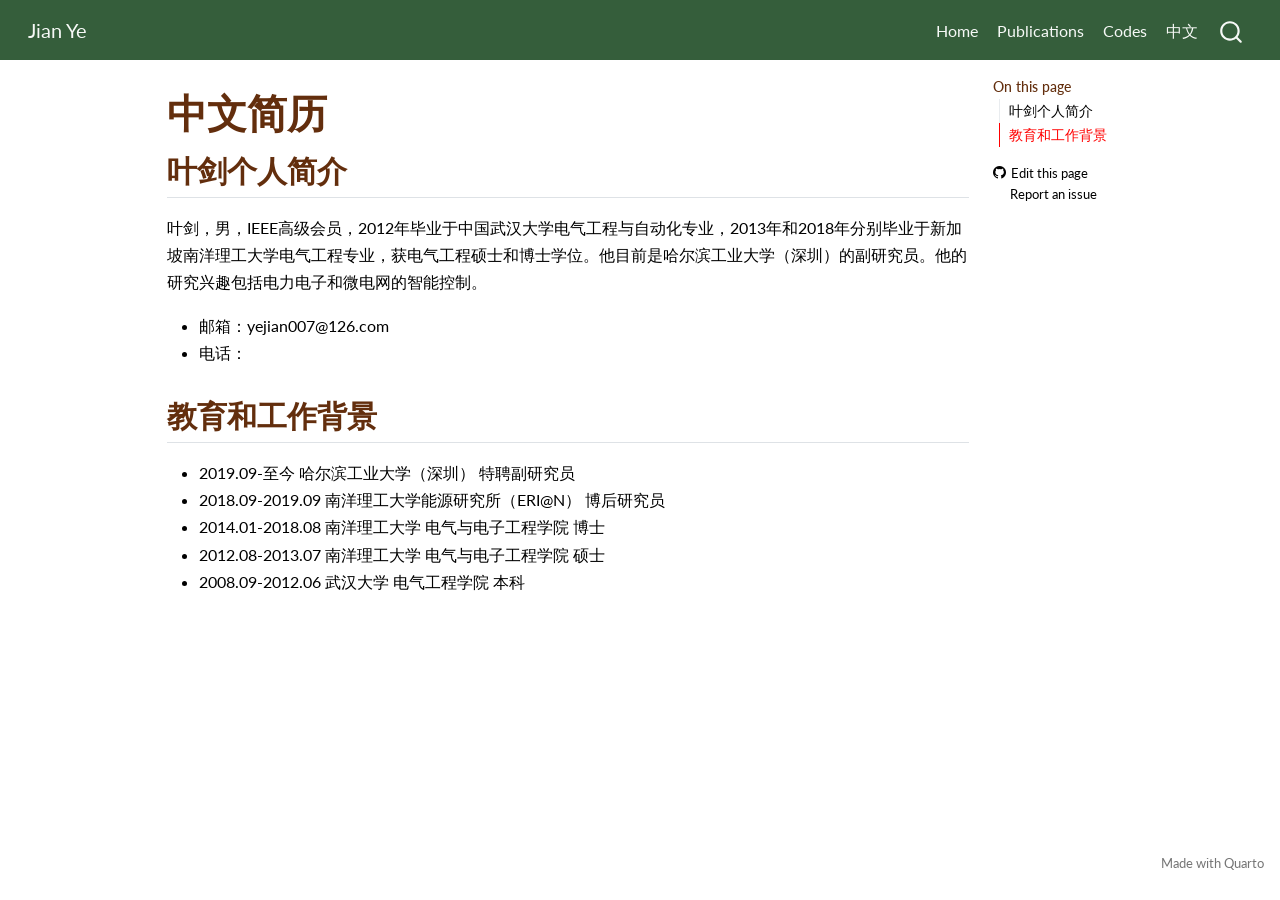
<file: docs/CV.html>
<!DOCTYPE html>
<html xmlns="http://www.w3.org/1999/xhtml" lang="en" xml:lang="en"><head>

<meta charset="utf-8">
<meta name="generator" content="quarto-1.8.26">

<meta name="viewport" content="width=device-width, initial-scale=1.0, user-scalable=yes">


<title>中文简历 – Jian Ye</title>
<style>
code{white-space: pre-wrap;}
span.smallcaps{font-variant: small-caps;}
div.columns{display: flex; gap: min(4vw, 1.5em);}
div.column{flex: auto; overflow-x: auto;}
div.hanging-indent{margin-left: 1.5em; text-indent: -1.5em;}
ul.task-list{list-style: none;}
ul.task-list li input[type="checkbox"] {
  width: 0.8em;
  margin: 0 0.8em 0.2em -1em; /* quarto-specific, see https://github.com/quarto-dev/quarto-cli/issues/4556 */ 
  vertical-align: middle;
}
</style>


<script src="site_libs/quarto-nav/quarto-nav.js"></script>
<script src="site_libs/quarto-nav/headroom.min.js"></script>
<script src="site_libs/clipboard/clipboard.min.js"></script>
<script src="site_libs/quarto-search/autocomplete.umd.js"></script>
<script src="site_libs/quarto-search/fuse.min.js"></script>
<script src="site_libs/quarto-search/quarto-search.js"></script>
<meta name="quarto:offset" content="./">
<link href="./images/favicon.png" rel="icon" type="image/png">
<script src="site_libs/quarto-html/quarto.js" type="module"></script>
<script src="site_libs/quarto-html/tabsets/tabsets.js" type="module"></script>
<script src="site_libs/quarto-html/axe/axe-check.js" type="module"></script>
<script src="site_libs/quarto-html/popper.min.js"></script>
<script src="site_libs/quarto-html/tippy.umd.min.js"></script>
<script src="site_libs/quarto-html/anchor.min.js"></script>
<link href="site_libs/quarto-html/tippy.css" rel="stylesheet">
<link href="site_libs/quarto-html/quarto-syntax-highlighting-2655609e4c4ce2e7dd4199da68fd4791.css" rel="stylesheet" id="quarto-text-highlighting-styles">
<script src="site_libs/bootstrap/bootstrap.min.js"></script>
<link href="site_libs/bootstrap/bootstrap-icons.css" rel="stylesheet">
<link href="site_libs/bootstrap/bootstrap-514b4b19e9d24a72632852b29f151577.min.css" rel="stylesheet" append-hash="true" id="quarto-bootstrap" data-mode="light">
<script id="quarto-search-options" type="application/json">{
  "location": "navbar",
  "copy-button": false,
  "collapse-after": 3,
  "panel-placement": "end",
  "type": "overlay",
  "limit": 50,
  "keyboard-shortcut": [
    "f",
    "/",
    "s"
  ],
  "show-item-context": false,
  "language": {
    "search-no-results-text": "No results",
    "search-matching-documents-text": "matching documents",
    "search-copy-link-title": "Copy link to search",
    "search-hide-matches-text": "Hide additional matches",
    "search-more-match-text": "more match in this document",
    "search-more-matches-text": "more matches in this document",
    "search-clear-button-title": "Clear",
    "search-text-placeholder": "",
    "search-detached-cancel-button-title": "Cancel",
    "search-submit-button-title": "Submit",
    "search-label": "Search"
  }
}</script>
<meta name="google-site-verification" content="AnqQ_Ve4_ZV96Y7eDMbu4ryAHeCvR6laqcmDYhoxFqo">


</head>

<body class="nav-fixed quarto-light">

<div id="quarto-search-results"></div>
  <header id="quarto-header" class="headroom fixed-top">
    <nav class="navbar navbar-expand-lg " data-bs-theme="dark">
      <div class="navbar-container container-fluid">
      <div class="navbar-brand-container mx-auto">
    <a class="navbar-brand" href="./index.html">
    <span class="navbar-title">Jian Ye</span>
    </a>
  </div>
            <div id="quarto-search" class="" title="Search"></div>
          <button class="navbar-toggler" type="button" data-bs-toggle="collapse" data-bs-target="#navbarCollapse" aria-controls="navbarCollapse" role="menu" aria-expanded="false" aria-label="Toggle navigation" onclick="if (window.quartoToggleHeadroom) { window.quartoToggleHeadroom(); }">
  <span class="navbar-toggler-icon"></span>
</button>
          <div class="collapse navbar-collapse" id="navbarCollapse">
            <ul class="navbar-nav navbar-nav-scroll ms-auto">
  <li class="nav-item">
    <a class="nav-link" href="./index.html"> 
<span class="menu-text">Home</span></a>
  </li>  
  <li class="nav-item">
    <a class="nav-link" href="./publications.html"> 
<span class="menu-text">Publications</span></a>
  </li>  
  <li class="nav-item">
    <a class="nav-link" href="./codes.html"> 
<span class="menu-text">Codes</span></a>
  </li>  
  <li class="nav-item">
    <a class="nav-link" href="./Chinese.html"> 
<span class="menu-text">中文</span></a>
  </li>  
</ul>
          </div> <!-- /navcollapse -->
            <div class="quarto-navbar-tools">
</div>
      </div> <!-- /container-fluid -->
    </nav>
</header>
<!-- content -->
<div id="quarto-content" class="quarto-container page-columns page-rows-contents page-layout-article page-navbar">
<!-- sidebar -->
<!-- margin-sidebar -->
    <div id="quarto-margin-sidebar" class="sidebar margin-sidebar">
        <nav id="TOC" role="doc-toc" class="toc-active">
    <h2 id="toc-title">On this page</h2>
   
  <ul>
  <li><a href="#叶剑个人简介" id="toc-叶剑个人简介" class="nav-link active" data-scroll-target="#叶剑个人简介">叶剑个人简介</a></li>
  <li><a href="#教育和工作背景" id="toc-教育和工作背景" class="nav-link" data-scroll-target="#教育和工作背景">教育和工作背景</a></li>
  </ul>
<div class="toc-actions"><ul><li><a href="https://github.com/yejian007/yejian007.github.io/edit/main/CV.md" class="toc-action"><i class="bi bi-github"></i>Edit this page</a></li><li><a href="https://github.com/yejian007/yejian007.github.io/issues/new" class="toc-action"><i class="bi empty"></i>Report an issue</a></li></ul></div></nav>
    </div>
<!-- main -->
<main class="content" id="quarto-document-content">

<header id="title-block-header" class="quarto-title-block default">
<div class="quarto-title">
<h1 class="title">中文简历</h1>
</div>



<div class="quarto-title-meta">

    
  
    
  </div>
  


</header>


<section id="叶剑个人简介" class="level2">
<h2 class="anchored" data-anchor-id="叶剑个人简介">叶剑个人简介</h2>
<p>叶剑，男，IEEE高级会员，2012年毕业于中国武汉大学电气工程与自动化专业，2013年和2018年分别毕业于新加坡南洋理工大学电气工程专业，获电气工程硕士和博士学位。他目前是哈尔滨工业大学（深圳）的副研究员。他的研究兴趣包括电力电子和微电网的智能控制。</p>
<ul>
<li>邮箱：yejian007@126.com</li>
<li>电话：</li>
</ul>
</section>
<section id="教育和工作背景" class="level2">
<h2 class="anchored" data-anchor-id="教育和工作背景">教育和工作背景</h2>
<ul>
<li>2019.09-至今 哈尔滨工业大学（深圳） 特聘副研究员</li>
<li>2018.09-2019.09 南洋理工大学能源研究所（ERI@N） 博后研究员</li>
<li>2014.01-2018.08 南洋理工大学 电气与电子工程学院 博士</li>
<li>2012.08-2013.07 南洋理工大学 电气与电子工程学院 硕士</li>
<li>2008.09-2012.06 武汉大学 电气工程学院 本科</li>
</ul>


</section>

</main> <!-- /main -->
<script id="quarto-html-after-body" type="application/javascript">
  window.document.addEventListener("DOMContentLoaded", function (event) {
    const icon = "";
    const anchorJS = new window.AnchorJS();
    anchorJS.options = {
      placement: 'right',
      icon: icon
    };
    anchorJS.add('.anchored');
    const isCodeAnnotation = (el) => {
      for (const clz of el.classList) {
        if (clz.startsWith('code-annotation-')) {                     
          return true;
        }
      }
      return false;
    }
    const onCopySuccess = function(e) {
      // button target
      const button = e.trigger;
      // don't keep focus
      button.blur();
      // flash "checked"
      button.classList.add('code-copy-button-checked');
      var currentTitle = button.getAttribute("title");
      button.setAttribute("title", "Copied!");
      let tooltip;
      if (window.bootstrap) {
        button.setAttribute("data-bs-toggle", "tooltip");
        button.setAttribute("data-bs-placement", "left");
        button.setAttribute("data-bs-title", "Copied!");
        tooltip = new bootstrap.Tooltip(button, 
          { trigger: "manual", 
            customClass: "code-copy-button-tooltip",
            offset: [0, -8]});
        tooltip.show();    
      }
      setTimeout(function() {
        if (tooltip) {
          tooltip.hide();
          button.removeAttribute("data-bs-title");
          button.removeAttribute("data-bs-toggle");
          button.removeAttribute("data-bs-placement");
        }
        button.setAttribute("title", currentTitle);
        button.classList.remove('code-copy-button-checked');
      }, 1000);
      // clear code selection
      e.clearSelection();
    }
    const getTextToCopy = function(trigger) {
      const outerScaffold = trigger.parentElement.cloneNode(true);
      const codeEl = outerScaffold.querySelector('code');
      for (const childEl of codeEl.children) {
        if (isCodeAnnotation(childEl)) {
          childEl.remove();
        }
      }
      return codeEl.innerText;
    }
    const clipboard = new window.ClipboardJS('.code-copy-button:not([data-in-quarto-modal])', {
      text: getTextToCopy
    });
    clipboard.on('success', onCopySuccess);
    if (window.document.getElementById('quarto-embedded-source-code-modal')) {
      const clipboardModal = new window.ClipboardJS('.code-copy-button[data-in-quarto-modal]', {
        text: getTextToCopy,
        container: window.document.getElementById('quarto-embedded-source-code-modal')
      });
      clipboardModal.on('success', onCopySuccess);
    }
      var localhostRegex = new RegExp(/^(?:http|https):\/\/localhost\:?[0-9]*\//);
      var mailtoRegex = new RegExp(/^mailto:/);
        var filterRegex = new RegExp("https:\/\/yejian007\.github\.io\/");
      var isInternal = (href) => {
          return filterRegex.test(href) || localhostRegex.test(href) || mailtoRegex.test(href);
      }
      // Inspect non-navigation links and adorn them if external
     var links = window.document.querySelectorAll('a[href]:not(.nav-link):not(.navbar-brand):not(.toc-action):not(.sidebar-link):not(.sidebar-item-toggle):not(.pagination-link):not(.no-external):not([aria-hidden]):not(.dropdown-item):not(.quarto-navigation-tool):not(.about-link)');
      for (var i=0; i<links.length; i++) {
        const link = links[i];
        if (!isInternal(link.href)) {
          // undo the damage that might have been done by quarto-nav.js in the case of
          // links that we want to consider external
          if (link.dataset.originalHref !== undefined) {
            link.href = link.dataset.originalHref;
          }
            // target, if specified
            link.setAttribute("target", "_blank");
            if (link.getAttribute("rel") === null) {
              link.setAttribute("rel", "noopener");
            }
        }
      }
    function tippyHover(el, contentFn, onTriggerFn, onUntriggerFn) {
      const config = {
        allowHTML: true,
        maxWidth: 500,
        delay: 100,
        arrow: false,
        appendTo: function(el) {
            return el.parentElement;
        },
        interactive: true,
        interactiveBorder: 10,
        theme: 'quarto',
        placement: 'bottom-start',
      };
      if (contentFn) {
        config.content = contentFn;
      }
      if (onTriggerFn) {
        config.onTrigger = onTriggerFn;
      }
      if (onUntriggerFn) {
        config.onUntrigger = onUntriggerFn;
      }
      window.tippy(el, config); 
    }
    const noterefs = window.document.querySelectorAll('a[role="doc-noteref"]');
    for (var i=0; i<noterefs.length; i++) {
      const ref = noterefs[i];
      tippyHover(ref, function() {
        // use id or data attribute instead here
        let href = ref.getAttribute('data-footnote-href') || ref.getAttribute('href');
        try { href = new URL(href).hash; } catch {}
        const id = href.replace(/^#\/?/, "");
        const note = window.document.getElementById(id);
        if (note) {
          return note.innerHTML;
        } else {
          return "";
        }
      });
    }
    const xrefs = window.document.querySelectorAll('a.quarto-xref');
    const processXRef = (id, note) => {
      // Strip column container classes
      const stripColumnClz = (el) => {
        el.classList.remove("page-full", "page-columns");
        if (el.children) {
          for (const child of el.children) {
            stripColumnClz(child);
          }
        }
      }
      stripColumnClz(note)
      if (id === null || id.startsWith('sec-')) {
        // Special case sections, only their first couple elements
        const container = document.createElement("div");
        if (note.children && note.children.length > 2) {
          container.appendChild(note.children[0].cloneNode(true));
          for (let i = 1; i < note.children.length; i++) {
            const child = note.children[i];
            if (child.tagName === "P" && child.innerText === "") {
              continue;
            } else {
              container.appendChild(child.cloneNode(true));
              break;
            }
          }
          if (window.Quarto?.typesetMath) {
            window.Quarto.typesetMath(container);
          }
          return container.innerHTML
        } else {
          if (window.Quarto?.typesetMath) {
            window.Quarto.typesetMath(note);
          }
          return note.innerHTML;
        }
      } else {
        // Remove any anchor links if they are present
        const anchorLink = note.querySelector('a.anchorjs-link');
        if (anchorLink) {
          anchorLink.remove();
        }
        if (window.Quarto?.typesetMath) {
          window.Quarto.typesetMath(note);
        }
        if (note.classList.contains("callout")) {
          return note.outerHTML;
        } else {
          return note.innerHTML;
        }
      }
    }
    for (var i=0; i<xrefs.length; i++) {
      const xref = xrefs[i];
      tippyHover(xref, undefined, function(instance) {
        instance.disable();
        let url = xref.getAttribute('href');
        let hash = undefined; 
        if (url.startsWith('#')) {
          hash = url;
        } else {
          try { hash = new URL(url).hash; } catch {}
        }
        if (hash) {
          const id = hash.replace(/^#\/?/, "");
          const note = window.document.getElementById(id);
          if (note !== null) {
            try {
              const html = processXRef(id, note.cloneNode(true));
              instance.setContent(html);
            } finally {
              instance.enable();
              instance.show();
            }
          } else {
            // See if we can fetch this
            fetch(url.split('#')[0])
            .then(res => res.text())
            .then(html => {
              const parser = new DOMParser();
              const htmlDoc = parser.parseFromString(html, "text/html");
              const note = htmlDoc.getElementById(id);
              if (note !== null) {
                const html = processXRef(id, note);
                instance.setContent(html);
              } 
            }).finally(() => {
              instance.enable();
              instance.show();
            });
          }
        } else {
          // See if we can fetch a full url (with no hash to target)
          // This is a special case and we should probably do some content thinning / targeting
          fetch(url)
          .then(res => res.text())
          .then(html => {
            const parser = new DOMParser();
            const htmlDoc = parser.parseFromString(html, "text/html");
            const note = htmlDoc.querySelector('main.content');
            if (note !== null) {
              // This should only happen for chapter cross references
              // (since there is no id in the URL)
              // remove the first header
              if (note.children.length > 0 && note.children[0].tagName === "HEADER") {
                note.children[0].remove();
              }
              const html = processXRef(null, note);
              instance.setContent(html);
            } 
          }).finally(() => {
            instance.enable();
            instance.show();
          });
        }
      }, function(instance) {
      });
    }
        let selectedAnnoteEl;
        const selectorForAnnotation = ( cell, annotation) => {
          let cellAttr = 'data-code-cell="' + cell + '"';
          let lineAttr = 'data-code-annotation="' +  annotation + '"';
          const selector = 'span[' + cellAttr + '][' + lineAttr + ']';
          return selector;
        }
        const selectCodeLines = (annoteEl) => {
          const doc = window.document;
          const targetCell = annoteEl.getAttribute("data-target-cell");
          const targetAnnotation = annoteEl.getAttribute("data-target-annotation");
          const annoteSpan = window.document.querySelector(selectorForAnnotation(targetCell, targetAnnotation));
          const lines = annoteSpan.getAttribute("data-code-lines").split(",");
          const lineIds = lines.map((line) => {
            return targetCell + "-" + line;
          })
          let top = null;
          let height = null;
          let parent = null;
          if (lineIds.length > 0) {
              //compute the position of the single el (top and bottom and make a div)
              const el = window.document.getElementById(lineIds[0]);
              top = el.offsetTop;
              height = el.offsetHeight;
              parent = el.parentElement.parentElement;
            if (lineIds.length > 1) {
              const lastEl = window.document.getElementById(lineIds[lineIds.length - 1]);
              const bottom = lastEl.offsetTop + lastEl.offsetHeight;
              height = bottom - top;
            }
            if (top !== null && height !== null && parent !== null) {
              // cook up a div (if necessary) and position it 
              let div = window.document.getElementById("code-annotation-line-highlight");
              if (div === null) {
                div = window.document.createElement("div");
                div.setAttribute("id", "code-annotation-line-highlight");
                div.style.position = 'absolute';
                parent.appendChild(div);
              }
              div.style.top = top - 2 + "px";
              div.style.height = height + 4 + "px";
              div.style.left = 0;
              let gutterDiv = window.document.getElementById("code-annotation-line-highlight-gutter");
              if (gutterDiv === null) {
                gutterDiv = window.document.createElement("div");
                gutterDiv.setAttribute("id", "code-annotation-line-highlight-gutter");
                gutterDiv.style.position = 'absolute';
                const codeCell = window.document.getElementById(targetCell);
                const gutter = codeCell.querySelector('.code-annotation-gutter');
                gutter.appendChild(gutterDiv);
              }
              gutterDiv.style.top = top - 2 + "px";
              gutterDiv.style.height = height + 4 + "px";
            }
            selectedAnnoteEl = annoteEl;
          }
        };
        const unselectCodeLines = () => {
          const elementsIds = ["code-annotation-line-highlight", "code-annotation-line-highlight-gutter"];
          elementsIds.forEach((elId) => {
            const div = window.document.getElementById(elId);
            if (div) {
              div.remove();
            }
          });
          selectedAnnoteEl = undefined;
        };
          // Handle positioning of the toggle
      window.addEventListener(
        "resize",
        throttle(() => {
          elRect = undefined;
          if (selectedAnnoteEl) {
            selectCodeLines(selectedAnnoteEl);
          }
        }, 10)
      );
      function throttle(fn, ms) {
      let throttle = false;
      let timer;
        return (...args) => {
          if(!throttle) { // first call gets through
              fn.apply(this, args);
              throttle = true;
          } else { // all the others get throttled
              if(timer) clearTimeout(timer); // cancel #2
              timer = setTimeout(() => {
                fn.apply(this, args);
                timer = throttle = false;
              }, ms);
          }
        };
      }
        // Attach click handler to the DT
        const annoteDls = window.document.querySelectorAll('dt[data-target-cell]');
        for (const annoteDlNode of annoteDls) {
          annoteDlNode.addEventListener('click', (event) => {
            const clickedEl = event.target;
            if (clickedEl !== selectedAnnoteEl) {
              unselectCodeLines();
              const activeEl = window.document.querySelector('dt[data-target-cell].code-annotation-active');
              if (activeEl) {
                activeEl.classList.remove('code-annotation-active');
              }
              selectCodeLines(clickedEl);
              clickedEl.classList.add('code-annotation-active');
            } else {
              // Unselect the line
              unselectCodeLines();
              clickedEl.classList.remove('code-annotation-active');
            }
          });
        }
    const findCites = (el) => {
      const parentEl = el.parentElement;
      if (parentEl) {
        const cites = parentEl.dataset.cites;
        if (cites) {
          return {
            el,
            cites: cites.split(' ')
          };
        } else {
          return findCites(el.parentElement)
        }
      } else {
        return undefined;
      }
    };
    var bibliorefs = window.document.querySelectorAll('a[role="doc-biblioref"]');
    for (var i=0; i<bibliorefs.length; i++) {
      const ref = bibliorefs[i];
      const citeInfo = findCites(ref);
      if (citeInfo) {
        tippyHover(citeInfo.el, function() {
          var popup = window.document.createElement('div');
          citeInfo.cites.forEach(function(cite) {
            var citeDiv = window.document.createElement('div');
            citeDiv.classList.add('hanging-indent');
            citeDiv.classList.add('csl-entry');
            var biblioDiv = window.document.getElementById('ref-' + cite);
            if (biblioDiv) {
              citeDiv.innerHTML = biblioDiv.innerHTML;
            }
            popup.appendChild(citeDiv);
          });
          return popup.innerHTML;
        });
      }
    }
  });
  </script>
</div> <!-- /content -->
<footer class="footer">
  <div class="nav-footer">
    <div class="nav-footer-left">
<p><a href=""></a><br></p>
</div>   
    <div class="nav-footer-center">
      &nbsp;
    <div class="toc-actions d-sm-block d-md-none"><ul><li><a href="https://github.com/yejian007/yejian007.github.io/edit/main/CV.md" class="toc-action"><i class="bi bi-github"></i>Edit this page</a></li><li><a href="https://github.com/yejian007/yejian007.github.io/issues/new" class="toc-action"><i class="bi empty"></i>Report an issue</a></li></ul></div></div>
    <div class="nav-footer-right">
<p>Made with <a href="https://quarto.org/">Quarto</a><br></p>
</div>
  </div>
</footer>




</body></html>
</file>
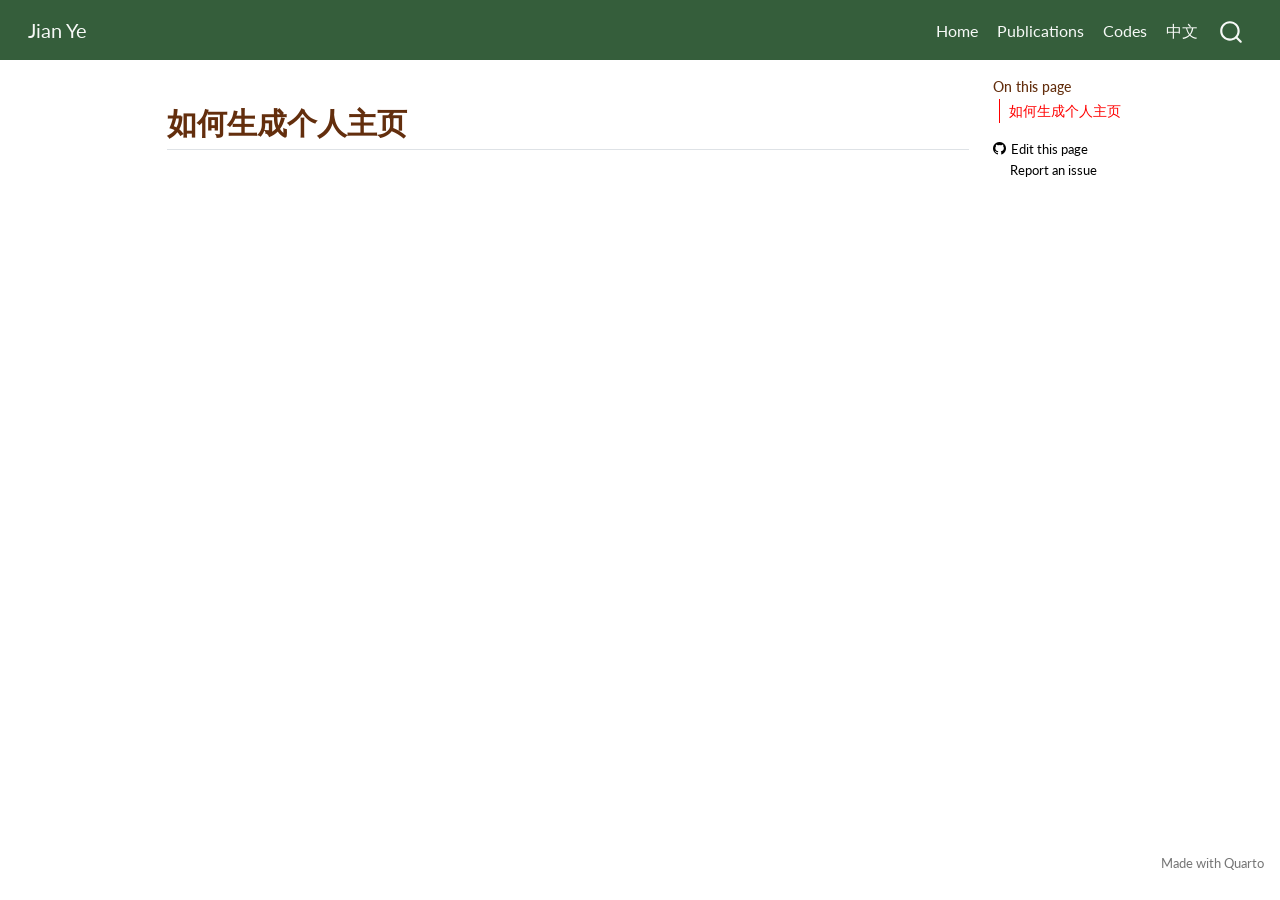
<file: docs/readme.html>
<!DOCTYPE html>
<html xmlns="http://www.w3.org/1999/xhtml" lang="en" xml:lang="en"><head>

<meta charset="utf-8">
<meta name="generator" content="quarto-1.8.26">

<meta name="viewport" content="width=device-width, initial-scale=1.0, user-scalable=yes">


<title>readme – Jian Ye</title>
<style>
code{white-space: pre-wrap;}
span.smallcaps{font-variant: small-caps;}
div.columns{display: flex; gap: min(4vw, 1.5em);}
div.column{flex: auto; overflow-x: auto;}
div.hanging-indent{margin-left: 1.5em; text-indent: -1.5em;}
ul.task-list{list-style: none;}
ul.task-list li input[type="checkbox"] {
  width: 0.8em;
  margin: 0 0.8em 0.2em -1em; /* quarto-specific, see https://github.com/quarto-dev/quarto-cli/issues/4556 */ 
  vertical-align: middle;
}
</style>


<script src="site_libs/quarto-nav/quarto-nav.js"></script>
<script src="site_libs/quarto-nav/headroom.min.js"></script>
<script src="site_libs/clipboard/clipboard.min.js"></script>
<script src="site_libs/quarto-search/autocomplete.umd.js"></script>
<script src="site_libs/quarto-search/fuse.min.js"></script>
<script src="site_libs/quarto-search/quarto-search.js"></script>
<meta name="quarto:offset" content="./">
<link href="./images/favicon.png" rel="icon" type="image/png">
<script src="site_libs/quarto-html/quarto.js" type="module"></script>
<script src="site_libs/quarto-html/tabsets/tabsets.js" type="module"></script>
<script src="site_libs/quarto-html/axe/axe-check.js" type="module"></script>
<script src="site_libs/quarto-html/popper.min.js"></script>
<script src="site_libs/quarto-html/tippy.umd.min.js"></script>
<script src="site_libs/quarto-html/anchor.min.js"></script>
<link href="site_libs/quarto-html/tippy.css" rel="stylesheet">
<link href="site_libs/quarto-html/quarto-syntax-highlighting-2655609e4c4ce2e7dd4199da68fd4791.css" rel="stylesheet" id="quarto-text-highlighting-styles">
<script src="site_libs/bootstrap/bootstrap.min.js"></script>
<link href="site_libs/bootstrap/bootstrap-icons.css" rel="stylesheet">
<link href="site_libs/bootstrap/bootstrap-514b4b19e9d24a72632852b29f151577.min.css" rel="stylesheet" append-hash="true" id="quarto-bootstrap" data-mode="light">
<script id="quarto-search-options" type="application/json">{
  "location": "navbar",
  "copy-button": false,
  "collapse-after": 3,
  "panel-placement": "end",
  "type": "overlay",
  "limit": 50,
  "keyboard-shortcut": [
    "f",
    "/",
    "s"
  ],
  "show-item-context": false,
  "language": {
    "search-no-results-text": "No results",
    "search-matching-documents-text": "matching documents",
    "search-copy-link-title": "Copy link to search",
    "search-hide-matches-text": "Hide additional matches",
    "search-more-match-text": "more match in this document",
    "search-more-matches-text": "more matches in this document",
    "search-clear-button-title": "Clear",
    "search-text-placeholder": "",
    "search-detached-cancel-button-title": "Cancel",
    "search-submit-button-title": "Submit",
    "search-label": "Search"
  }
}</script>
<meta name="google-site-verification" content="AnqQ_Ve4_ZV96Y7eDMbu4ryAHeCvR6laqcmDYhoxFqo">


</head>

<body class="nav-fixed quarto-light">

<div id="quarto-search-results"></div>
  <header id="quarto-header" class="headroom fixed-top">
    <nav class="navbar navbar-expand-lg " data-bs-theme="dark">
      <div class="navbar-container container-fluid">
      <div class="navbar-brand-container mx-auto">
    <a class="navbar-brand" href="./index.html">
    <span class="navbar-title">Jian Ye</span>
    </a>
  </div>
            <div id="quarto-search" class="" title="Search"></div>
          <button class="navbar-toggler" type="button" data-bs-toggle="collapse" data-bs-target="#navbarCollapse" aria-controls="navbarCollapse" role="menu" aria-expanded="false" aria-label="Toggle navigation" onclick="if (window.quartoToggleHeadroom) { window.quartoToggleHeadroom(); }">
  <span class="navbar-toggler-icon"></span>
</button>
          <div class="collapse navbar-collapse" id="navbarCollapse">
            <ul class="navbar-nav navbar-nav-scroll ms-auto">
  <li class="nav-item">
    <a class="nav-link" href="./index.html"> 
<span class="menu-text">Home</span></a>
  </li>  
  <li class="nav-item">
    <a class="nav-link" href="./publications.html"> 
<span class="menu-text">Publications</span></a>
  </li>  
  <li class="nav-item">
    <a class="nav-link" href="./codes.html"> 
<span class="menu-text">Codes</span></a>
  </li>  
  <li class="nav-item">
    <a class="nav-link" href="./Chinese.html"> 
<span class="menu-text">中文</span></a>
  </li>  
</ul>
          </div> <!-- /navcollapse -->
            <div class="quarto-navbar-tools">
</div>
      </div> <!-- /container-fluid -->
    </nav>
</header>
<!-- content -->
<div id="quarto-content" class="quarto-container page-columns page-rows-contents page-layout-article page-navbar">
<!-- sidebar -->
<!-- margin-sidebar -->
    <div id="quarto-margin-sidebar" class="sidebar margin-sidebar">
        <nav id="TOC" role="doc-toc" class="toc-active">
    <h2 id="toc-title">On this page</h2>
   
  <ul>
  <li><a href="#如何生成个人主页" id="toc-如何生成个人主页" class="nav-link active" data-scroll-target="#如何生成个人主页">如何生成个人主页</a></li>
  </ul>
<div class="toc-actions"><ul><li><a href="https://github.com/yejian007/yejian007.github.io/edit/main/readme.md" class="toc-action"><i class="bi bi-github"></i>Edit this page</a></li><li><a href="https://github.com/yejian007/yejian007.github.io/issues/new" class="toc-action"><i class="bi empty"></i>Report an issue</a></li></ul></div></nav>
    </div>
<!-- main -->
<main class="content" id="quarto-document-content"><header id="title-block-header" class="quarto-title-block"></header>




<section id="如何生成个人主页" class="level2">
<h2 class="anchored" data-anchor-id="如何生成个人主页">如何生成个人主页</h2>


</section>

</main> <!-- /main -->
<script id="quarto-html-after-body" type="application/javascript">
  window.document.addEventListener("DOMContentLoaded", function (event) {
    const icon = "";
    const anchorJS = new window.AnchorJS();
    anchorJS.options = {
      placement: 'right',
      icon: icon
    };
    anchorJS.add('.anchored');
    const isCodeAnnotation = (el) => {
      for (const clz of el.classList) {
        if (clz.startsWith('code-annotation-')) {                     
          return true;
        }
      }
      return false;
    }
    const onCopySuccess = function(e) {
      // button target
      const button = e.trigger;
      // don't keep focus
      button.blur();
      // flash "checked"
      button.classList.add('code-copy-button-checked');
      var currentTitle = button.getAttribute("title");
      button.setAttribute("title", "Copied!");
      let tooltip;
      if (window.bootstrap) {
        button.setAttribute("data-bs-toggle", "tooltip");
        button.setAttribute("data-bs-placement", "left");
        button.setAttribute("data-bs-title", "Copied!");
        tooltip = new bootstrap.Tooltip(button, 
          { trigger: "manual", 
            customClass: "code-copy-button-tooltip",
            offset: [0, -8]});
        tooltip.show();    
      }
      setTimeout(function() {
        if (tooltip) {
          tooltip.hide();
          button.removeAttribute("data-bs-title");
          button.removeAttribute("data-bs-toggle");
          button.removeAttribute("data-bs-placement");
        }
        button.setAttribute("title", currentTitle);
        button.classList.remove('code-copy-button-checked');
      }, 1000);
      // clear code selection
      e.clearSelection();
    }
    const getTextToCopy = function(trigger) {
      const outerScaffold = trigger.parentElement.cloneNode(true);
      const codeEl = outerScaffold.querySelector('code');
      for (const childEl of codeEl.children) {
        if (isCodeAnnotation(childEl)) {
          childEl.remove();
        }
      }
      return codeEl.innerText;
    }
    const clipboard = new window.ClipboardJS('.code-copy-button:not([data-in-quarto-modal])', {
      text: getTextToCopy
    });
    clipboard.on('success', onCopySuccess);
    if (window.document.getElementById('quarto-embedded-source-code-modal')) {
      const clipboardModal = new window.ClipboardJS('.code-copy-button[data-in-quarto-modal]', {
        text: getTextToCopy,
        container: window.document.getElementById('quarto-embedded-source-code-modal')
      });
      clipboardModal.on('success', onCopySuccess);
    }
      var localhostRegex = new RegExp(/^(?:http|https):\/\/localhost\:?[0-9]*\//);
      var mailtoRegex = new RegExp(/^mailto:/);
        var filterRegex = new RegExp("https:\/\/yejian007\.github\.io\/");
      var isInternal = (href) => {
          return filterRegex.test(href) || localhostRegex.test(href) || mailtoRegex.test(href);
      }
      // Inspect non-navigation links and adorn them if external
     var links = window.document.querySelectorAll('a[href]:not(.nav-link):not(.navbar-brand):not(.toc-action):not(.sidebar-link):not(.sidebar-item-toggle):not(.pagination-link):not(.no-external):not([aria-hidden]):not(.dropdown-item):not(.quarto-navigation-tool):not(.about-link)');
      for (var i=0; i<links.length; i++) {
        const link = links[i];
        if (!isInternal(link.href)) {
          // undo the damage that might have been done by quarto-nav.js in the case of
          // links that we want to consider external
          if (link.dataset.originalHref !== undefined) {
            link.href = link.dataset.originalHref;
          }
            // target, if specified
            link.setAttribute("target", "_blank");
            if (link.getAttribute("rel") === null) {
              link.setAttribute("rel", "noopener");
            }
        }
      }
    function tippyHover(el, contentFn, onTriggerFn, onUntriggerFn) {
      const config = {
        allowHTML: true,
        maxWidth: 500,
        delay: 100,
        arrow: false,
        appendTo: function(el) {
            return el.parentElement;
        },
        interactive: true,
        interactiveBorder: 10,
        theme: 'quarto',
        placement: 'bottom-start',
      };
      if (contentFn) {
        config.content = contentFn;
      }
      if (onTriggerFn) {
        config.onTrigger = onTriggerFn;
      }
      if (onUntriggerFn) {
        config.onUntrigger = onUntriggerFn;
      }
      window.tippy(el, config); 
    }
    const noterefs = window.document.querySelectorAll('a[role="doc-noteref"]');
    for (var i=0; i<noterefs.length; i++) {
      const ref = noterefs[i];
      tippyHover(ref, function() {
        // use id or data attribute instead here
        let href = ref.getAttribute('data-footnote-href') || ref.getAttribute('href');
        try { href = new URL(href).hash; } catch {}
        const id = href.replace(/^#\/?/, "");
        const note = window.document.getElementById(id);
        if (note) {
          return note.innerHTML;
        } else {
          return "";
        }
      });
    }
    const xrefs = window.document.querySelectorAll('a.quarto-xref');
    const processXRef = (id, note) => {
      // Strip column container classes
      const stripColumnClz = (el) => {
        el.classList.remove("page-full", "page-columns");
        if (el.children) {
          for (const child of el.children) {
            stripColumnClz(child);
          }
        }
      }
      stripColumnClz(note)
      if (id === null || id.startsWith('sec-')) {
        // Special case sections, only their first couple elements
        const container = document.createElement("div");
        if (note.children && note.children.length > 2) {
          container.appendChild(note.children[0].cloneNode(true));
          for (let i = 1; i < note.children.length; i++) {
            const child = note.children[i];
            if (child.tagName === "P" && child.innerText === "") {
              continue;
            } else {
              container.appendChild(child.cloneNode(true));
              break;
            }
          }
          if (window.Quarto?.typesetMath) {
            window.Quarto.typesetMath(container);
          }
          return container.innerHTML
        } else {
          if (window.Quarto?.typesetMath) {
            window.Quarto.typesetMath(note);
          }
          return note.innerHTML;
        }
      } else {
        // Remove any anchor links if they are present
        const anchorLink = note.querySelector('a.anchorjs-link');
        if (anchorLink) {
          anchorLink.remove();
        }
        if (window.Quarto?.typesetMath) {
          window.Quarto.typesetMath(note);
        }
        if (note.classList.contains("callout")) {
          return note.outerHTML;
        } else {
          return note.innerHTML;
        }
      }
    }
    for (var i=0; i<xrefs.length; i++) {
      const xref = xrefs[i];
      tippyHover(xref, undefined, function(instance) {
        instance.disable();
        let url = xref.getAttribute('href');
        let hash = undefined; 
        if (url.startsWith('#')) {
          hash = url;
        } else {
          try { hash = new URL(url).hash; } catch {}
        }
        if (hash) {
          const id = hash.replace(/^#\/?/, "");
          const note = window.document.getElementById(id);
          if (note !== null) {
            try {
              const html = processXRef(id, note.cloneNode(true));
              instance.setContent(html);
            } finally {
              instance.enable();
              instance.show();
            }
          } else {
            // See if we can fetch this
            fetch(url.split('#')[0])
            .then(res => res.text())
            .then(html => {
              const parser = new DOMParser();
              const htmlDoc = parser.parseFromString(html, "text/html");
              const note = htmlDoc.getElementById(id);
              if (note !== null) {
                const html = processXRef(id, note);
                instance.setContent(html);
              } 
            }).finally(() => {
              instance.enable();
              instance.show();
            });
          }
        } else {
          // See if we can fetch a full url (with no hash to target)
          // This is a special case and we should probably do some content thinning / targeting
          fetch(url)
          .then(res => res.text())
          .then(html => {
            const parser = new DOMParser();
            const htmlDoc = parser.parseFromString(html, "text/html");
            const note = htmlDoc.querySelector('main.content');
            if (note !== null) {
              // This should only happen for chapter cross references
              // (since there is no id in the URL)
              // remove the first header
              if (note.children.length > 0 && note.children[0].tagName === "HEADER") {
                note.children[0].remove();
              }
              const html = processXRef(null, note);
              instance.setContent(html);
            } 
          }).finally(() => {
            instance.enable();
            instance.show();
          });
        }
      }, function(instance) {
      });
    }
        let selectedAnnoteEl;
        const selectorForAnnotation = ( cell, annotation) => {
          let cellAttr = 'data-code-cell="' + cell + '"';
          let lineAttr = 'data-code-annotation="' +  annotation + '"';
          const selector = 'span[' + cellAttr + '][' + lineAttr + ']';
          return selector;
        }
        const selectCodeLines = (annoteEl) => {
          const doc = window.document;
          const targetCell = annoteEl.getAttribute("data-target-cell");
          const targetAnnotation = annoteEl.getAttribute("data-target-annotation");
          const annoteSpan = window.document.querySelector(selectorForAnnotation(targetCell, targetAnnotation));
          const lines = annoteSpan.getAttribute("data-code-lines").split(",");
          const lineIds = lines.map((line) => {
            return targetCell + "-" + line;
          })
          let top = null;
          let height = null;
          let parent = null;
          if (lineIds.length > 0) {
              //compute the position of the single el (top and bottom and make a div)
              const el = window.document.getElementById(lineIds[0]);
              top = el.offsetTop;
              height = el.offsetHeight;
              parent = el.parentElement.parentElement;
            if (lineIds.length > 1) {
              const lastEl = window.document.getElementById(lineIds[lineIds.length - 1]);
              const bottom = lastEl.offsetTop + lastEl.offsetHeight;
              height = bottom - top;
            }
            if (top !== null && height !== null && parent !== null) {
              // cook up a div (if necessary) and position it 
              let div = window.document.getElementById("code-annotation-line-highlight");
              if (div === null) {
                div = window.document.createElement("div");
                div.setAttribute("id", "code-annotation-line-highlight");
                div.style.position = 'absolute';
                parent.appendChild(div);
              }
              div.style.top = top - 2 + "px";
              div.style.height = height + 4 + "px";
              div.style.left = 0;
              let gutterDiv = window.document.getElementById("code-annotation-line-highlight-gutter");
              if (gutterDiv === null) {
                gutterDiv = window.document.createElement("div");
                gutterDiv.setAttribute("id", "code-annotation-line-highlight-gutter");
                gutterDiv.style.position = 'absolute';
                const codeCell = window.document.getElementById(targetCell);
                const gutter = codeCell.querySelector('.code-annotation-gutter');
                gutter.appendChild(gutterDiv);
              }
              gutterDiv.style.top = top - 2 + "px";
              gutterDiv.style.height = height + 4 + "px";
            }
            selectedAnnoteEl = annoteEl;
          }
        };
        const unselectCodeLines = () => {
          const elementsIds = ["code-annotation-line-highlight", "code-annotation-line-highlight-gutter"];
          elementsIds.forEach((elId) => {
            const div = window.document.getElementById(elId);
            if (div) {
              div.remove();
            }
          });
          selectedAnnoteEl = undefined;
        };
          // Handle positioning of the toggle
      window.addEventListener(
        "resize",
        throttle(() => {
          elRect = undefined;
          if (selectedAnnoteEl) {
            selectCodeLines(selectedAnnoteEl);
          }
        }, 10)
      );
      function throttle(fn, ms) {
      let throttle = false;
      let timer;
        return (...args) => {
          if(!throttle) { // first call gets through
              fn.apply(this, args);
              throttle = true;
          } else { // all the others get throttled
              if(timer) clearTimeout(timer); // cancel #2
              timer = setTimeout(() => {
                fn.apply(this, args);
                timer = throttle = false;
              }, ms);
          }
        };
      }
        // Attach click handler to the DT
        const annoteDls = window.document.querySelectorAll('dt[data-target-cell]');
        for (const annoteDlNode of annoteDls) {
          annoteDlNode.addEventListener('click', (event) => {
            const clickedEl = event.target;
            if (clickedEl !== selectedAnnoteEl) {
              unselectCodeLines();
              const activeEl = window.document.querySelector('dt[data-target-cell].code-annotation-active');
              if (activeEl) {
                activeEl.classList.remove('code-annotation-active');
              }
              selectCodeLines(clickedEl);
              clickedEl.classList.add('code-annotation-active');
            } else {
              // Unselect the line
              unselectCodeLines();
              clickedEl.classList.remove('code-annotation-active');
            }
          });
        }
    const findCites = (el) => {
      const parentEl = el.parentElement;
      if (parentEl) {
        const cites = parentEl.dataset.cites;
        if (cites) {
          return {
            el,
            cites: cites.split(' ')
          };
        } else {
          return findCites(el.parentElement)
        }
      } else {
        return undefined;
      }
    };
    var bibliorefs = window.document.querySelectorAll('a[role="doc-biblioref"]');
    for (var i=0; i<bibliorefs.length; i++) {
      const ref = bibliorefs[i];
      const citeInfo = findCites(ref);
      if (citeInfo) {
        tippyHover(citeInfo.el, function() {
          var popup = window.document.createElement('div');
          citeInfo.cites.forEach(function(cite) {
            var citeDiv = window.document.createElement('div');
            citeDiv.classList.add('hanging-indent');
            citeDiv.classList.add('csl-entry');
            var biblioDiv = window.document.getElementById('ref-' + cite);
            if (biblioDiv) {
              citeDiv.innerHTML = biblioDiv.innerHTML;
            }
            popup.appendChild(citeDiv);
          });
          return popup.innerHTML;
        });
      }
    }
  });
  </script>
</div> <!-- /content -->
<footer class="footer">
  <div class="nav-footer">
    <div class="nav-footer-left">
<p><a href=""></a><br></p>
</div>   
    <div class="nav-footer-center">
      &nbsp;
    <div class="toc-actions d-sm-block d-md-none"><ul><li><a href="https://github.com/yejian007/yejian007.github.io/edit/main/readme.md" class="toc-action"><i class="bi bi-github"></i>Edit this page</a></li><li><a href="https://github.com/yejian007/yejian007.github.io/issues/new" class="toc-action"><i class="bi empty"></i>Report an issue</a></li></ul></div></div>
    <div class="nav-footer-right">
<p>Made with <a href="https://quarto.org/">Quarto</a><br></p>
</div>
  </div>
</footer>




</body></html>
</file>
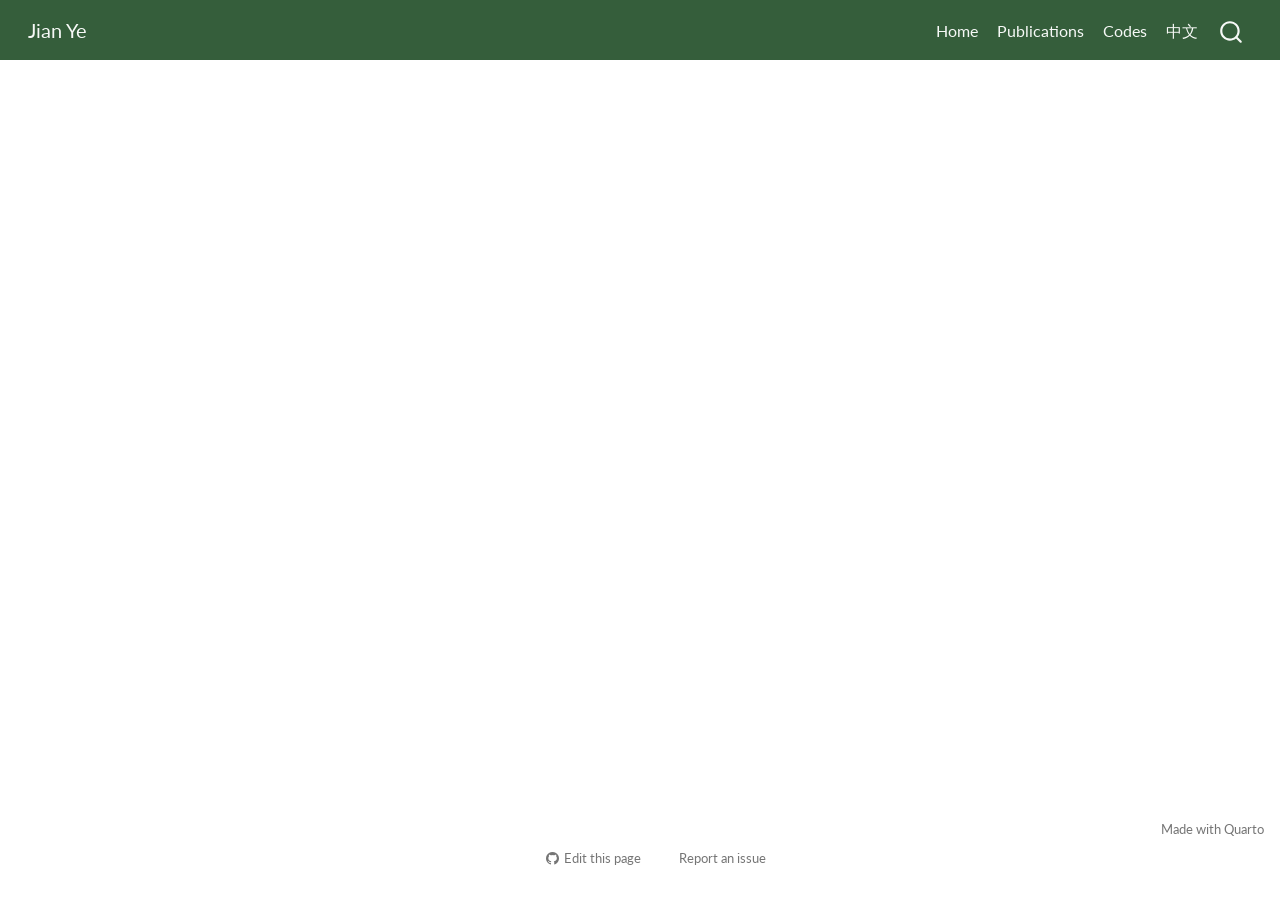
<file: docs/Teaching.html>
<!DOCTYPE html>
<html xmlns="http://www.w3.org/1999/xhtml" lang="en" xml:lang="en"><head>

<meta charset="utf-8">
<meta name="generator" content="quarto-1.8.26">

<meta name="viewport" content="width=device-width, initial-scale=1.0, user-scalable=yes">


<title>teaching – Jian Ye</title>
<style>
code{white-space: pre-wrap;}
span.smallcaps{font-variant: small-caps;}
div.columns{display: flex; gap: min(4vw, 1.5em);}
div.column{flex: auto; overflow-x: auto;}
div.hanging-indent{margin-left: 1.5em; text-indent: -1.5em;}
ul.task-list{list-style: none;}
ul.task-list li input[type="checkbox"] {
  width: 0.8em;
  margin: 0 0.8em 0.2em -1em; /* quarto-specific, see https://github.com/quarto-dev/quarto-cli/issues/4556 */ 
  vertical-align: middle;
}
</style>


<script src="site_libs/quarto-nav/quarto-nav.js"></script>
<script src="site_libs/quarto-nav/headroom.min.js"></script>
<script src="site_libs/clipboard/clipboard.min.js"></script>
<script src="site_libs/quarto-search/autocomplete.umd.js"></script>
<script src="site_libs/quarto-search/fuse.min.js"></script>
<script src="site_libs/quarto-search/quarto-search.js"></script>
<meta name="quarto:offset" content="./">
<link href="./images/favicon.png" rel="icon" type="image/png">
<script src="site_libs/quarto-html/quarto.js" type="module"></script>
<script src="site_libs/quarto-html/tabsets/tabsets.js" type="module"></script>
<script src="site_libs/quarto-html/axe/axe-check.js" type="module"></script>
<script src="site_libs/quarto-html/popper.min.js"></script>
<script src="site_libs/quarto-html/tippy.umd.min.js"></script>
<script src="site_libs/quarto-html/anchor.min.js"></script>
<link href="site_libs/quarto-html/tippy.css" rel="stylesheet">
<link href="site_libs/quarto-html/quarto-syntax-highlighting-2655609e4c4ce2e7dd4199da68fd4791.css" rel="stylesheet" id="quarto-text-highlighting-styles">
<script src="site_libs/bootstrap/bootstrap.min.js"></script>
<link href="site_libs/bootstrap/bootstrap-icons.css" rel="stylesheet">
<link href="site_libs/bootstrap/bootstrap-514b4b19e9d24a72632852b29f151577.min.css" rel="stylesheet" append-hash="true" id="quarto-bootstrap" data-mode="light">
<script id="quarto-search-options" type="application/json">{
  "location": "navbar",
  "copy-button": false,
  "collapse-after": 3,
  "panel-placement": "end",
  "type": "overlay",
  "limit": 50,
  "keyboard-shortcut": [
    "f",
    "/",
    "s"
  ],
  "show-item-context": false,
  "language": {
    "search-no-results-text": "No results",
    "search-matching-documents-text": "matching documents",
    "search-copy-link-title": "Copy link to search",
    "search-hide-matches-text": "Hide additional matches",
    "search-more-match-text": "more match in this document",
    "search-more-matches-text": "more matches in this document",
    "search-clear-button-title": "Clear",
    "search-text-placeholder": "",
    "search-detached-cancel-button-title": "Cancel",
    "search-submit-button-title": "Submit",
    "search-label": "Search"
  }
}</script>
<meta name="google-site-verification" content="AnqQ_Ve4_ZV96Y7eDMbu4ryAHeCvR6laqcmDYhoxFqo">


</head>

<body class="nav-fixed quarto-light">

<div id="quarto-search-results"></div>
  <header id="quarto-header" class="headroom fixed-top">
    <nav class="navbar navbar-expand-lg " data-bs-theme="dark">
      <div class="navbar-container container-fluid">
      <div class="navbar-brand-container mx-auto">
    <a class="navbar-brand" href="./index.html">
    <span class="navbar-title">Jian Ye</span>
    </a>
  </div>
            <div id="quarto-search" class="" title="Search"></div>
          <button class="navbar-toggler" type="button" data-bs-toggle="collapse" data-bs-target="#navbarCollapse" aria-controls="navbarCollapse" role="menu" aria-expanded="false" aria-label="Toggle navigation" onclick="if (window.quartoToggleHeadroom) { window.quartoToggleHeadroom(); }">
  <span class="navbar-toggler-icon"></span>
</button>
          <div class="collapse navbar-collapse" id="navbarCollapse">
            <ul class="navbar-nav navbar-nav-scroll ms-auto">
  <li class="nav-item">
    <a class="nav-link" href="./index.html"> 
<span class="menu-text">Home</span></a>
  </li>  
  <li class="nav-item">
    <a class="nav-link" href="./publications.html"> 
<span class="menu-text">Publications</span></a>
  </li>  
  <li class="nav-item">
    <a class="nav-link" href="./codes.html"> 
<span class="menu-text">Codes</span></a>
  </li>  
  <li class="nav-item">
    <a class="nav-link" href="./Chinese.html"> 
<span class="menu-text">中文</span></a>
  </li>  
</ul>
          </div> <!-- /navcollapse -->
            <div class="quarto-navbar-tools">
</div>
      </div> <!-- /container-fluid -->
    </nav>
</header>
<!-- content -->
<div id="quarto-content" class="quarto-container page-columns page-rows-contents page-layout-article page-navbar">
<!-- sidebar -->
<!-- margin-sidebar -->
    <div id="quarto-margin-sidebar" class="sidebar margin-sidebar zindex-bottom">
        
    </div>
<!-- main -->
<main class="content" id="quarto-document-content"><header id="title-block-header" class="quarto-title-block"></header>







</main> <!-- /main -->
<script id="quarto-html-after-body" type="application/javascript">
  window.document.addEventListener("DOMContentLoaded", function (event) {
    const icon = "";
    const anchorJS = new window.AnchorJS();
    anchorJS.options = {
      placement: 'right',
      icon: icon
    };
    anchorJS.add('.anchored');
    const isCodeAnnotation = (el) => {
      for (const clz of el.classList) {
        if (clz.startsWith('code-annotation-')) {                     
          return true;
        }
      }
      return false;
    }
    const onCopySuccess = function(e) {
      // button target
      const button = e.trigger;
      // don't keep focus
      button.blur();
      // flash "checked"
      button.classList.add('code-copy-button-checked');
      var currentTitle = button.getAttribute("title");
      button.setAttribute("title", "Copied!");
      let tooltip;
      if (window.bootstrap) {
        button.setAttribute("data-bs-toggle", "tooltip");
        button.setAttribute("data-bs-placement", "left");
        button.setAttribute("data-bs-title", "Copied!");
        tooltip = new bootstrap.Tooltip(button, 
          { trigger: "manual", 
            customClass: "code-copy-button-tooltip",
            offset: [0, -8]});
        tooltip.show();    
      }
      setTimeout(function() {
        if (tooltip) {
          tooltip.hide();
          button.removeAttribute("data-bs-title");
          button.removeAttribute("data-bs-toggle");
          button.removeAttribute("data-bs-placement");
        }
        button.setAttribute("title", currentTitle);
        button.classList.remove('code-copy-button-checked');
      }, 1000);
      // clear code selection
      e.clearSelection();
    }
    const getTextToCopy = function(trigger) {
      const outerScaffold = trigger.parentElement.cloneNode(true);
      const codeEl = outerScaffold.querySelector('code');
      for (const childEl of codeEl.children) {
        if (isCodeAnnotation(childEl)) {
          childEl.remove();
        }
      }
      return codeEl.innerText;
    }
    const clipboard = new window.ClipboardJS('.code-copy-button:not([data-in-quarto-modal])', {
      text: getTextToCopy
    });
    clipboard.on('success', onCopySuccess);
    if (window.document.getElementById('quarto-embedded-source-code-modal')) {
      const clipboardModal = new window.ClipboardJS('.code-copy-button[data-in-quarto-modal]', {
        text: getTextToCopy,
        container: window.document.getElementById('quarto-embedded-source-code-modal')
      });
      clipboardModal.on('success', onCopySuccess);
    }
      var localhostRegex = new RegExp(/^(?:http|https):\/\/localhost\:?[0-9]*\//);
      var mailtoRegex = new RegExp(/^mailto:/);
        var filterRegex = new RegExp("https:\/\/yejian007\.github\.io\/");
      var isInternal = (href) => {
          return filterRegex.test(href) || localhostRegex.test(href) || mailtoRegex.test(href);
      }
      // Inspect non-navigation links and adorn them if external
     var links = window.document.querySelectorAll('a[href]:not(.nav-link):not(.navbar-brand):not(.toc-action):not(.sidebar-link):not(.sidebar-item-toggle):not(.pagination-link):not(.no-external):not([aria-hidden]):not(.dropdown-item):not(.quarto-navigation-tool):not(.about-link)');
      for (var i=0; i<links.length; i++) {
        const link = links[i];
        if (!isInternal(link.href)) {
          // undo the damage that might have been done by quarto-nav.js in the case of
          // links that we want to consider external
          if (link.dataset.originalHref !== undefined) {
            link.href = link.dataset.originalHref;
          }
            // target, if specified
            link.setAttribute("target", "_blank");
            if (link.getAttribute("rel") === null) {
              link.setAttribute("rel", "noopener");
            }
        }
      }
    function tippyHover(el, contentFn, onTriggerFn, onUntriggerFn) {
      const config = {
        allowHTML: true,
        maxWidth: 500,
        delay: 100,
        arrow: false,
        appendTo: function(el) {
            return el.parentElement;
        },
        interactive: true,
        interactiveBorder: 10,
        theme: 'quarto',
        placement: 'bottom-start',
      };
      if (contentFn) {
        config.content = contentFn;
      }
      if (onTriggerFn) {
        config.onTrigger = onTriggerFn;
      }
      if (onUntriggerFn) {
        config.onUntrigger = onUntriggerFn;
      }
      window.tippy(el, config); 
    }
    const noterefs = window.document.querySelectorAll('a[role="doc-noteref"]');
    for (var i=0; i<noterefs.length; i++) {
      const ref = noterefs[i];
      tippyHover(ref, function() {
        // use id or data attribute instead here
        let href = ref.getAttribute('data-footnote-href') || ref.getAttribute('href');
        try { href = new URL(href).hash; } catch {}
        const id = href.replace(/^#\/?/, "");
        const note = window.document.getElementById(id);
        if (note) {
          return note.innerHTML;
        } else {
          return "";
        }
      });
    }
    const xrefs = window.document.querySelectorAll('a.quarto-xref');
    const processXRef = (id, note) => {
      // Strip column container classes
      const stripColumnClz = (el) => {
        el.classList.remove("page-full", "page-columns");
        if (el.children) {
          for (const child of el.children) {
            stripColumnClz(child);
          }
        }
      }
      stripColumnClz(note)
      if (id === null || id.startsWith('sec-')) {
        // Special case sections, only their first couple elements
        const container = document.createElement("div");
        if (note.children && note.children.length > 2) {
          container.appendChild(note.children[0].cloneNode(true));
          for (let i = 1; i < note.children.length; i++) {
            const child = note.children[i];
            if (child.tagName === "P" && child.innerText === "") {
              continue;
            } else {
              container.appendChild(child.cloneNode(true));
              break;
            }
          }
          if (window.Quarto?.typesetMath) {
            window.Quarto.typesetMath(container);
          }
          return container.innerHTML
        } else {
          if (window.Quarto?.typesetMath) {
            window.Quarto.typesetMath(note);
          }
          return note.innerHTML;
        }
      } else {
        // Remove any anchor links if they are present
        const anchorLink = note.querySelector('a.anchorjs-link');
        if (anchorLink) {
          anchorLink.remove();
        }
        if (window.Quarto?.typesetMath) {
          window.Quarto.typesetMath(note);
        }
        if (note.classList.contains("callout")) {
          return note.outerHTML;
        } else {
          return note.innerHTML;
        }
      }
    }
    for (var i=0; i<xrefs.length; i++) {
      const xref = xrefs[i];
      tippyHover(xref, undefined, function(instance) {
        instance.disable();
        let url = xref.getAttribute('href');
        let hash = undefined; 
        if (url.startsWith('#')) {
          hash = url;
        } else {
          try { hash = new URL(url).hash; } catch {}
        }
        if (hash) {
          const id = hash.replace(/^#\/?/, "");
          const note = window.document.getElementById(id);
          if (note !== null) {
            try {
              const html = processXRef(id, note.cloneNode(true));
              instance.setContent(html);
            } finally {
              instance.enable();
              instance.show();
            }
          } else {
            // See if we can fetch this
            fetch(url.split('#')[0])
            .then(res => res.text())
            .then(html => {
              const parser = new DOMParser();
              const htmlDoc = parser.parseFromString(html, "text/html");
              const note = htmlDoc.getElementById(id);
              if (note !== null) {
                const html = processXRef(id, note);
                instance.setContent(html);
              } 
            }).finally(() => {
              instance.enable();
              instance.show();
            });
          }
        } else {
          // See if we can fetch a full url (with no hash to target)
          // This is a special case and we should probably do some content thinning / targeting
          fetch(url)
          .then(res => res.text())
          .then(html => {
            const parser = new DOMParser();
            const htmlDoc = parser.parseFromString(html, "text/html");
            const note = htmlDoc.querySelector('main.content');
            if (note !== null) {
              // This should only happen for chapter cross references
              // (since there is no id in the URL)
              // remove the first header
              if (note.children.length > 0 && note.children[0].tagName === "HEADER") {
                note.children[0].remove();
              }
              const html = processXRef(null, note);
              instance.setContent(html);
            } 
          }).finally(() => {
            instance.enable();
            instance.show();
          });
        }
      }, function(instance) {
      });
    }
        let selectedAnnoteEl;
        const selectorForAnnotation = ( cell, annotation) => {
          let cellAttr = 'data-code-cell="' + cell + '"';
          let lineAttr = 'data-code-annotation="' +  annotation + '"';
          const selector = 'span[' + cellAttr + '][' + lineAttr + ']';
          return selector;
        }
        const selectCodeLines = (annoteEl) => {
          const doc = window.document;
          const targetCell = annoteEl.getAttribute("data-target-cell");
          const targetAnnotation = annoteEl.getAttribute("data-target-annotation");
          const annoteSpan = window.document.querySelector(selectorForAnnotation(targetCell, targetAnnotation));
          const lines = annoteSpan.getAttribute("data-code-lines").split(",");
          const lineIds = lines.map((line) => {
            return targetCell + "-" + line;
          })
          let top = null;
          let height = null;
          let parent = null;
          if (lineIds.length > 0) {
              //compute the position of the single el (top and bottom and make a div)
              const el = window.document.getElementById(lineIds[0]);
              top = el.offsetTop;
              height = el.offsetHeight;
              parent = el.parentElement.parentElement;
            if (lineIds.length > 1) {
              const lastEl = window.document.getElementById(lineIds[lineIds.length - 1]);
              const bottom = lastEl.offsetTop + lastEl.offsetHeight;
              height = bottom - top;
            }
            if (top !== null && height !== null && parent !== null) {
              // cook up a div (if necessary) and position it 
              let div = window.document.getElementById("code-annotation-line-highlight");
              if (div === null) {
                div = window.document.createElement("div");
                div.setAttribute("id", "code-annotation-line-highlight");
                div.style.position = 'absolute';
                parent.appendChild(div);
              }
              div.style.top = top - 2 + "px";
              div.style.height = height + 4 + "px";
              div.style.left = 0;
              let gutterDiv = window.document.getElementById("code-annotation-line-highlight-gutter");
              if (gutterDiv === null) {
                gutterDiv = window.document.createElement("div");
                gutterDiv.setAttribute("id", "code-annotation-line-highlight-gutter");
                gutterDiv.style.position = 'absolute';
                const codeCell = window.document.getElementById(targetCell);
                const gutter = codeCell.querySelector('.code-annotation-gutter');
                gutter.appendChild(gutterDiv);
              }
              gutterDiv.style.top = top - 2 + "px";
              gutterDiv.style.height = height + 4 + "px";
            }
            selectedAnnoteEl = annoteEl;
          }
        };
        const unselectCodeLines = () => {
          const elementsIds = ["code-annotation-line-highlight", "code-annotation-line-highlight-gutter"];
          elementsIds.forEach((elId) => {
            const div = window.document.getElementById(elId);
            if (div) {
              div.remove();
            }
          });
          selectedAnnoteEl = undefined;
        };
          // Handle positioning of the toggle
      window.addEventListener(
        "resize",
        throttle(() => {
          elRect = undefined;
          if (selectedAnnoteEl) {
            selectCodeLines(selectedAnnoteEl);
          }
        }, 10)
      );
      function throttle(fn, ms) {
      let throttle = false;
      let timer;
        return (...args) => {
          if(!throttle) { // first call gets through
              fn.apply(this, args);
              throttle = true;
          } else { // all the others get throttled
              if(timer) clearTimeout(timer); // cancel #2
              timer = setTimeout(() => {
                fn.apply(this, args);
                timer = throttle = false;
              }, ms);
          }
        };
      }
        // Attach click handler to the DT
        const annoteDls = window.document.querySelectorAll('dt[data-target-cell]');
        for (const annoteDlNode of annoteDls) {
          annoteDlNode.addEventListener('click', (event) => {
            const clickedEl = event.target;
            if (clickedEl !== selectedAnnoteEl) {
              unselectCodeLines();
              const activeEl = window.document.querySelector('dt[data-target-cell].code-annotation-active');
              if (activeEl) {
                activeEl.classList.remove('code-annotation-active');
              }
              selectCodeLines(clickedEl);
              clickedEl.classList.add('code-annotation-active');
            } else {
              // Unselect the line
              unselectCodeLines();
              clickedEl.classList.remove('code-annotation-active');
            }
          });
        }
    const findCites = (el) => {
      const parentEl = el.parentElement;
      if (parentEl) {
        const cites = parentEl.dataset.cites;
        if (cites) {
          return {
            el,
            cites: cites.split(' ')
          };
        } else {
          return findCites(el.parentElement)
        }
      } else {
        return undefined;
      }
    };
    var bibliorefs = window.document.querySelectorAll('a[role="doc-biblioref"]');
    for (var i=0; i<bibliorefs.length; i++) {
      const ref = bibliorefs[i];
      const citeInfo = findCites(ref);
      if (citeInfo) {
        tippyHover(citeInfo.el, function() {
          var popup = window.document.createElement('div');
          citeInfo.cites.forEach(function(cite) {
            var citeDiv = window.document.createElement('div');
            citeDiv.classList.add('hanging-indent');
            citeDiv.classList.add('csl-entry');
            var biblioDiv = window.document.getElementById('ref-' + cite);
            if (biblioDiv) {
              citeDiv.innerHTML = biblioDiv.innerHTML;
            }
            popup.appendChild(citeDiv);
          });
          return popup.innerHTML;
        });
      }
    }
  });
  </script>
</div> <!-- /content -->
<footer class="footer">
  <div class="nav-footer">
    <div class="nav-footer-left">
<p><a href=""></a><br></p>
</div>   
    <div class="nav-footer-center">
      &nbsp;
    <div class="toc-actions"><ul><li><a href="https://github.com/yejian007/yejian007.github.io/edit/main/Teaching.md" class="toc-action"><i class="bi bi-github"></i>Edit this page</a></li><li><a href="https://github.com/yejian007/yejian007.github.io/issues/new" class="toc-action"><i class="bi empty"></i>Report an issue</a></li></ul></div></div>
    <div class="nav-footer-right">
<p>Made with <a href="https://quarto.org/">Quarto</a><br></p>
</div>
  </div>
</footer>




</body></html>
</file>
<file: docs/site_libs/quarto-html/tippy.css>
.tippy-box[data-animation=fade][data-state=hidden]{opacity:0}[data-tippy-root]{max-width:calc(100vw - 10px)}.tippy-box{position:relative;background-color:#333;color:#fff;border-radius:4px;font-size:14px;line-height:1.4;white-space:normal;outline:0;transition-property:transform,visibility,opacity}.tippy-box[data-placement^=top]>.tippy-arrow{bottom:0}.tippy-box[data-placement^=top]>.tippy-arrow:before{bottom:-7px;left:0;border-width:8px 8px 0;border-top-color:initial;transform-origin:center top}.tippy-box[data-placement^=bottom]>.tippy-arrow{top:0}.tippy-box[data-placement^=bottom]>.tippy-arrow:before{top:-7px;left:0;border-width:0 8px 8px;border-bottom-color:initial;transform-origin:center bottom}.tippy-box[data-placement^=left]>.tippy-arrow{right:0}.tippy-box[data-placement^=left]>.tippy-arrow:before{border-width:8px 0 8px 8px;border-left-color:initial;right:-7px;transform-origin:center left}.tippy-box[data-placement^=right]>.tippy-arrow{left:0}.tippy-box[data-placement^=right]>.tippy-arrow:before{left:-7px;border-width:8px 8px 8px 0;border-right-color:initial;transform-origin:center right}.tippy-box[data-inertia][data-state=visible]{transition-timing-function:cubic-bezier(.54,1.5,.38,1.11)}.tippy-arrow{width:16px;height:16px;color:#333}.tippy-arrow:before{content:"";position:absolute;border-color:transparent;border-style:solid}.tippy-content{position:relative;padding:5px 9px;z-index:1}
</file>
<file: docs/site_libs/quarto-html/quarto-syntax-highlighting-2655609e4c4ce2e7dd4199da68fd4791.css>
/* quarto syntax highlight colors */
:root {
  --quarto-hl-ot-color: #003B4F;
  --quarto-hl-at-color: #657422;
  --quarto-hl-ss-color: #20794D;
  --quarto-hl-an-color: #5E5E5E;
  --quarto-hl-fu-color: #4758AB;
  --quarto-hl-st-color: #20794D;
  --quarto-hl-cf-color: #003B4F;
  --quarto-hl-op-color: #5E5E5E;
  --quarto-hl-er-color: #AD0000;
  --quarto-hl-bn-color: #AD0000;
  --quarto-hl-al-color: #AD0000;
  --quarto-hl-va-color: #111111;
  --quarto-hl-bu-color: inherit;
  --quarto-hl-ex-color: inherit;
  --quarto-hl-pp-color: #AD0000;
  --quarto-hl-in-color: #5E5E5E;
  --quarto-hl-vs-color: #20794D;
  --quarto-hl-wa-color: #5E5E5E;
  --quarto-hl-do-color: #5E5E5E;
  --quarto-hl-im-color: #00769E;
  --quarto-hl-ch-color: #20794D;
  --quarto-hl-dt-color: #AD0000;
  --quarto-hl-fl-color: #AD0000;
  --quarto-hl-co-color: #5E5E5E;
  --quarto-hl-cv-color: #5E5E5E;
  --quarto-hl-cn-color: #8f5902;
  --quarto-hl-sc-color: #5E5E5E;
  --quarto-hl-dv-color: #AD0000;
  --quarto-hl-kw-color: #003B4F;
}

/* other quarto variables */
:root {
  --quarto-font-monospace: "Source Code Pro", monospace;
}

/* syntax highlight based on Pandoc's rules */
pre > code.sourceCode > span {
  color: #003B4F;
}

code.sourceCode > span {
  color: #003B4F;
}

div.sourceCode,
div.sourceCode pre.sourceCode {
  color: #003B4F;
}

/* Normal */
code span {
  color: #003B4F;
}

/* Alert */
code span.al {
  color: #AD0000;
  font-style: inherit;
}

/* Annotation */
code span.an {
  color: #5E5E5E;
  font-style: inherit;
}

/* Attribute */
code span.at {
  color: #657422;
  font-style: inherit;
}

/* BaseN */
code span.bn {
  color: #AD0000;
  font-style: inherit;
}

/* BuiltIn */
code span.bu {
  font-style: inherit;
}

/* ControlFlow */
code span.cf {
  color: #003B4F;
  font-weight: bold;
  font-style: inherit;
}

/* Char */
code span.ch {
  color: #20794D;
  font-style: inherit;
}

/* Constant */
code span.cn {
  color: #8f5902;
  font-style: inherit;
}

/* Comment */
code span.co {
  color: #5E5E5E;
  font-style: inherit;
}

/* CommentVar */
code span.cv {
  color: #5E5E5E;
  font-style: italic;
}

/* Documentation */
code span.do {
  color: #5E5E5E;
  font-style: italic;
}

/* DataType */
code span.dt {
  color: #AD0000;
  font-style: inherit;
}

/* DecVal */
code span.dv {
  color: #AD0000;
  font-style: inherit;
}

/* Error */
code span.er {
  color: #AD0000;
  font-style: inherit;
}

/* Extension */
code span.ex {
  font-style: inherit;
}

/* Float */
code span.fl {
  color: #AD0000;
  font-style: inherit;
}

/* Function */
code span.fu {
  color: #4758AB;
  font-style: inherit;
}

/* Import */
code span.im {
  color: #00769E;
  font-style: inherit;
}

/* Information */
code span.in {
  color: #5E5E5E;
  font-style: inherit;
}

/* Keyword */
code span.kw {
  color: #003B4F;
  font-weight: bold;
  font-style: inherit;
}

/* Operator */
code span.op {
  color: #5E5E5E;
  font-style: inherit;
}

/* Other */
code span.ot {
  color: #003B4F;
  font-style: inherit;
}

/* Preprocessor */
code span.pp {
  color: #AD0000;
  font-style: inherit;
}

/* SpecialChar */
code span.sc {
  color: #5E5E5E;
  font-style: inherit;
}

/* SpecialString */
code span.ss {
  color: #20794D;
  font-style: inherit;
}

/* String */
code span.st {
  color: #20794D;
  font-style: inherit;
}

/* Variable */
code span.va {
  color: #111111;
  font-style: inherit;
}

/* VerbatimString */
code span.vs {
  color: #20794D;
  font-style: inherit;
}

/* Warning */
code span.wa {
  color: #5E5E5E;
  font-style: italic;
}

.prevent-inlining {
  content: "</";
}

/*# sourceMappingURL=0ddba770f7a41a16e2a82f3df2d36821.css.map */
</file>
